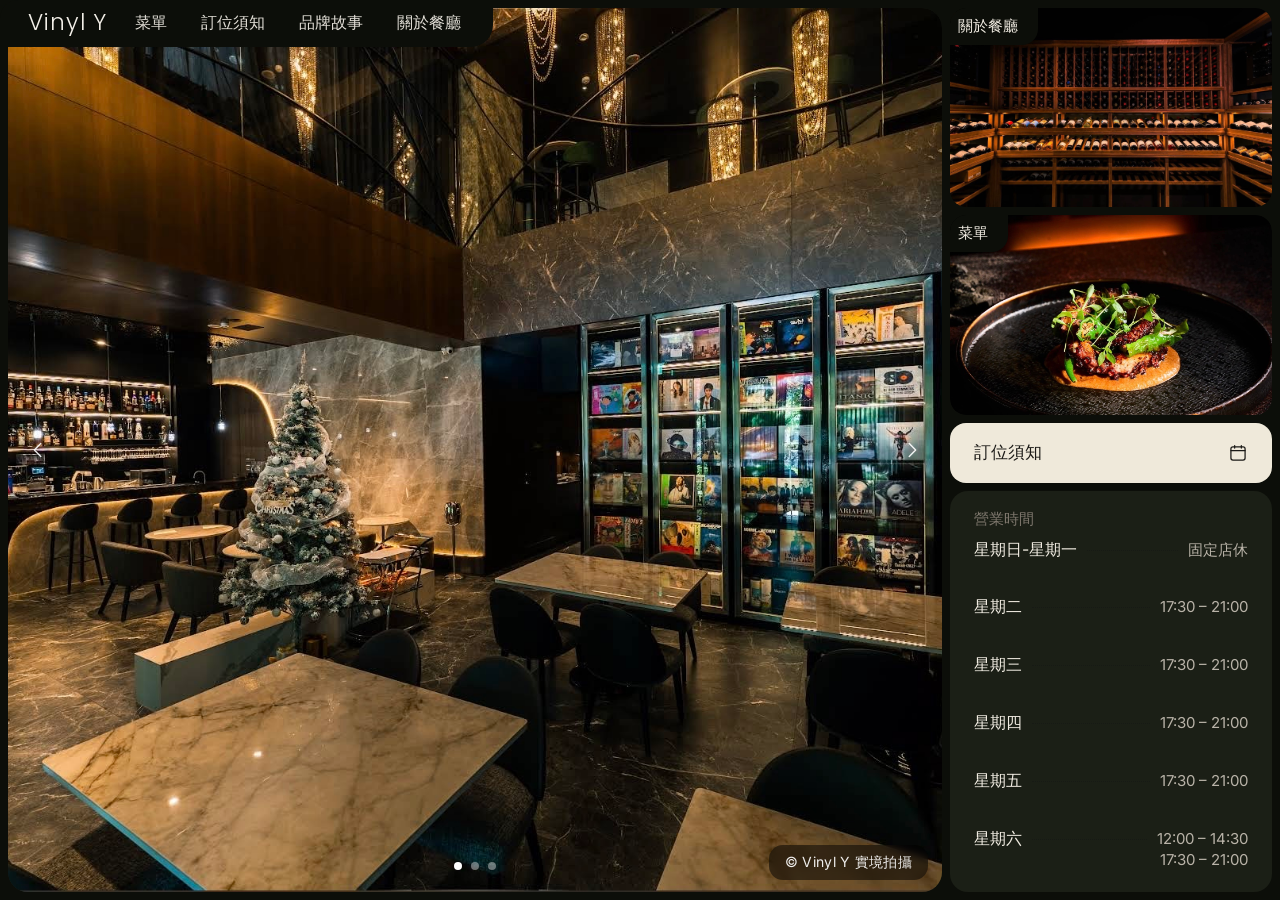
<file: index.html>
<!DOCTYPE html>
<html lang="zh-Hant">
<head>
  <meta charset="UTF-8" />
  <meta name="viewport" content="width=device-width, initial-scale=1.0" />
  <title>Vinyl Y — Home</title>
  <link rel="preconnect" href="https://fonts.googleapis.com" />
  <link rel="preconnect" href="https://fonts.gstatic.com" crossorigin />
  <link href="https://fonts.googleapis.com/css2?family=Inter:wght@400;500;600&family=Playfair+Display:ital,wght@0,500;1,500;1,600&family=Poppins:wght@200;300;400;500&display=swap" rel="stylesheet" />
  <link rel="stylesheet" href="styles.css" />
</head>
<body>
  <main class="stage">

    <!-- ===== Top Navigation ===== -->
    <nav class="nav">
      <div class="nav-left">
        <a href="index.html" class="logo"><span class="logo-text">Vinyl Y</span></a>
      </div>
      <div class="nav-center">
        <a href="menu.html" class="nav-link">菜單</a>
        <a href="reservation.html" class="nav-link">訂位須知</a>
        <a href="#" class="nav-link">品牌故事</a>
        <a href="restaurant.html" class="nav-link">關於餐廳</a>
      </div>
    </nav>

    <!-- ===== Left big image (single, carousel of 3 photos) ===== -->
    <section class="panel hero">
      <div class="slides" id="heroSlides">
        <div class="slide is-active" style="background-image:url('images/hero-1.jpg')"></div>
        <div class="slide" style="background-image:url('images/hero-2.jpg')"></div>
        <div class="slide" style="background-image:url('images/hero-3.jpg')"></div>
      </div>

      <button class="arrow arrow-left" id="heroPrev" aria-label="上一張">
        <svg viewBox="0 0 24 24" width="22" height="22"><path d="M15 5l-7 7 7 7" fill="none" stroke="currentColor" stroke-width="1.6" stroke-linecap="round" stroke-linejoin="round"/></svg>
      </button>
      <button class="arrow arrow-right" id="heroNext" aria-label="下一張">
        <svg viewBox="0 0 24 24" width="22" height="22"><path d="M9 5l7 7-7 7" fill="none" stroke="currentColor" stroke-width="1.6" stroke-linecap="round" stroke-linejoin="round"/></svg>
      </button>

      <div class="dots" id="heroDots">
        <button class="dot is-active" data-i="0" aria-label="第 1 張"></button>
        <button class="dot" data-i="1" aria-label="第 2 張"></button>
        <button class="dot" data-i="2" aria-label="第 3 張"></button>
      </div>

      <span class="since">© Vinyl Y 實境拍攝</span>
    </section>

    <!-- ===== Right sidebar ===== -->
    <aside class="sidebar">

      <a class="media media-about" href="restaurant.html">
        <span class="media-label">關於餐廳
          <svg class="lbl-arrow" viewBox="0 0 24 24" width="16" height="16" aria-hidden="true"><path d="M5 12h14M13 6l6 6-6 6" fill="none" stroke="currentColor" stroke-width="1.7" stroke-linecap="round" stroke-linejoin="round"/></svg>
        </span>
        <div class="img img-restaurant" role="img" aria-label="餐廳外觀"></div>
      </a>

      <a class="media media-menu" href="menu.html">
        <span class="media-label">菜單
          <svg class="lbl-arrow" viewBox="0 0 24 24" width="16" height="16" aria-hidden="true"><path d="M5 12h14M13 6l6 6-6 6" fill="none" stroke="currentColor" stroke-width="1.7" stroke-linecap="round" stroke-linejoin="round"/></svg>
        </span>
        <div class="img img-menu" role="img" aria-label="義大利麵料理"></div>
      </a>

      <!-- Book a Table：連到訂位須知頁面 -->
      <a class="book-btn" href="reservation.html">
        <span>訂位須知</span>
        <svg viewBox="0 0 24 24" width="20" height="20" aria-hidden="true">
          <rect x="3.5" y="4.5" width="17" height="16" rx="2.5" fill="none" stroke="currentColor" stroke-width="1.5"/>
          <path d="M3.5 9h17M8 3v3M16 3v3" fill="none" stroke="currentColor" stroke-width="1.5" stroke-linecap="round"/>
        </svg>
      </a>

      <div class="hours">
        <span class="hours-title">營業時間</span>
        <ul class="hours-list">
          <li class="hours-row"><span class="day">星期日-星期一</span><span class="lead"></span><span class="time">固定店休</span></li>
          <li class="hours-row"><span class="day">星期二</span><span class="lead"></span><span class="time">17:30 – 21:00</span></li>
          <li class="hours-row"><span class="day">星期三</span><span class="lead"></span><span class="time">17:30 – 21:00</span></li>
          <li class="hours-row"><span class="day">星期四</span><span class="lead"></span><span class="time">17:30 – 21:00</span></li>
          <li class="hours-row"><span class="day">星期五</span><span class="lead"></span><span class="time">17:30 – 21:00</span></li>
          <li class="hours-row"><span class="day">星期六</span><span class="lead"></span><span class="time time-stack">12:00 – 14:30<br>17:30 – 21:00</span></li>
        </ul>
      </div>

    </aside>

  </main>

  <script>
    // 左側大圖輪播（三張餐廳照片）
    (function () {
      var slides = Array.prototype.slice.call(document.querySelectorAll('#heroSlides .slide'));
      var dots   = Array.prototype.slice.call(document.querySelectorAll('#heroDots .dot'));
      var i = 0, timer;
      function show(n) {
        i = (n + slides.length) % slides.length;
        slides.forEach(function (s, k) { s.classList.toggle('is-active', k === i); });
        dots.forEach(function (d, k) { d.classList.toggle('is-active', k === i); });
      }
      function restart() { clearInterval(timer); timer = setInterval(function () { show(i + 1); }, 5000); }
      document.getElementById('heroPrev').addEventListener('click', function () { show(i - 1); restart(); });
      document.getElementById('heroNext').addEventListener('click', function () { show(i + 1); restart(); });
      dots.forEach(function (d) {
        d.addEventListener('click', function () { show(parseInt(d.dataset.i, 10)); restart(); });
      });
      restart();
    })();
  </script>
</body>
</html>
</file>
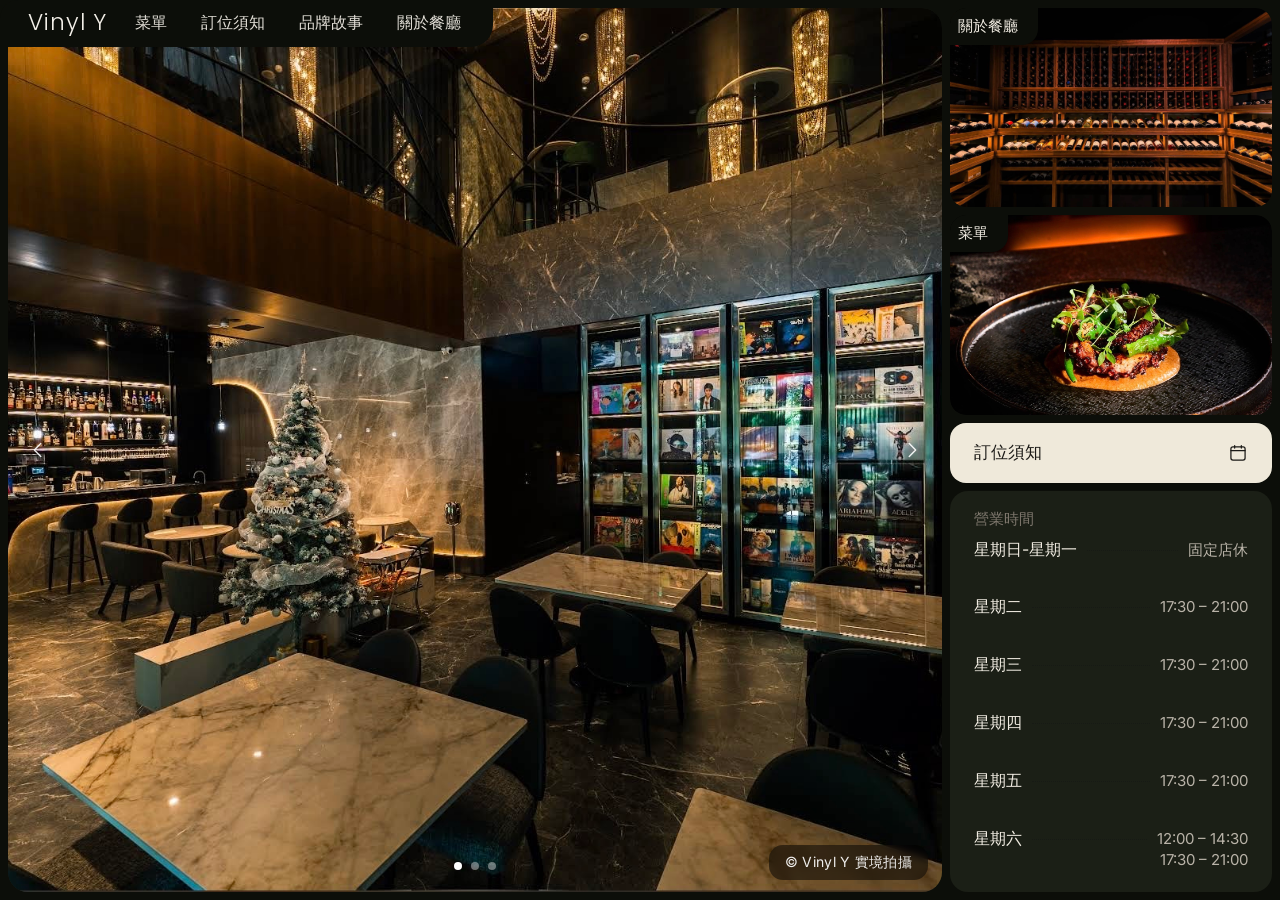
<file: JUBEI VINYL Y/index.html>
<!DOCTYPE html>
<html lang="zh-Hant">
<head>
  <meta charset="UTF-8" />
  <meta name="viewport" content="width=device-width, initial-scale=1.0" />
  <title>Vinyl Y — Home</title>
  <link rel="preconnect" href="https://fonts.googleapis.com" />
  <link rel="preconnect" href="https://fonts.gstatic.com" crossorigin />
  <link href="https://fonts.googleapis.com/css2?family=Inter:wght@400;500;600&family=Playfair+Display:ital,wght@0,500;1,500;1,600&family=Poppins:wght@200;300;400;500&display=swap" rel="stylesheet" />
  <link rel="stylesheet" href="styles.css" />
</head>
<body>
  <main class="stage">

    <!-- ===== Top Navigation ===== -->
    <nav class="nav">
      <div class="nav-left">
        <a href="index.html" class="logo"><span class="logo-text">Vinyl Y</span></a>
      </div>
      <div class="nav-center">
        <a href="menu.html" class="nav-link">菜單</a>
        <a href="reservation.html" class="nav-link">訂位須知</a>
        <a href="#" class="nav-link">品牌故事</a>
        <a href="restaurant.html" class="nav-link">關於餐廳</a>
      </div>
      <a class="nav-toggle" href="menu.html">菜單</a>
    </nav>

    <!-- ===== Left big image (single, carousel of 3 photos) ===== -->
    <section class="panel hero">
      <div class="slides" id="heroSlides">
        <div class="slide is-active" style="background-image:url('images/hero-1.jpg')"></div>
        <div class="slide" style="background-image:url('images/hero-2.jpg')"></div>
        <div class="slide" style="background-image:url('images/hero-3.jpg')"></div>
      </div>

      <button class="arrow arrow-left" id="heroPrev" aria-label="上一張">
        <svg viewBox="0 0 24 24" width="22" height="22"><path d="M15 5l-7 7 7 7" fill="none" stroke="currentColor" stroke-width="1.6" stroke-linecap="round" stroke-linejoin="round"/></svg>
      </button>
      <button class="arrow arrow-right" id="heroNext" aria-label="下一張">
        <svg viewBox="0 0 24 24" width="22" height="22"><path d="M9 5l7 7-7 7" fill="none" stroke="currentColor" stroke-width="1.6" stroke-linecap="round" stroke-linejoin="round"/></svg>
      </button>

      <div class="dots" id="heroDots">
        <button class="dot is-active" data-i="0" aria-label="第 1 張"></button>
        <button class="dot" data-i="1" aria-label="第 2 張"></button>
        <button class="dot" data-i="2" aria-label="第 3 張"></button>
      </div>

      <span class="since">© Vinyl Y 實境拍攝</span>
    </section>

    <!-- ===== Right sidebar ===== -->
    <aside class="sidebar">

      <a class="media media-about" href="restaurant.html">
        <span class="media-label">關於餐廳
          <svg class="lbl-arrow" viewBox="0 0 24 24" width="16" height="16" aria-hidden="true"><path d="M5 12h14M13 6l6 6-6 6" fill="none" stroke="currentColor" stroke-width="1.7" stroke-linecap="round" stroke-linejoin="round"/></svg>
        </span>
        <div class="img img-restaurant" role="img" aria-label="餐廳外觀"></div>
      </a>

      <a class="media media-menu" href="menu.html">
        <span class="media-label">菜單
          <svg class="lbl-arrow" viewBox="0 0 24 24" width="16" height="16" aria-hidden="true"><path d="M5 12h14M13 6l6 6-6 6" fill="none" stroke="currentColor" stroke-width="1.7" stroke-linecap="round" stroke-linejoin="round"/></svg>
        </span>
        <div class="img img-menu" role="img" aria-label="義大利麵料理"></div>
      </a>

      <!-- Book a Table：連到訂位須知頁面 -->
      <a class="book-btn" href="reservation.html">
        <span>訂位須知</span>
        <svg viewBox="0 0 24 24" width="20" height="20" aria-hidden="true">
          <rect x="3.5" y="4.5" width="17" height="16" rx="2.5" fill="none" stroke="currentColor" stroke-width="1.5"/>
          <path d="M3.5 9h17M8 3v3M16 3v3" fill="none" stroke="currentColor" stroke-width="1.5" stroke-linecap="round"/>
        </svg>
      </a>

      <div class="hours">
        <span class="hours-title">營業時間</span>
        <ul class="hours-list">
          <li class="hours-row"><span class="day">星期日-星期一</span><span class="lead"></span><span class="time">固定店休</span></li>
          <li class="hours-row"><span class="day">星期二</span><span class="lead"></span><span class="time">17:30 – 21:00</span></li>
          <li class="hours-row"><span class="day">星期三</span><span class="lead"></span><span class="time">17:30 – 21:00</span></li>
          <li class="hours-row"><span class="day">星期四</span><span class="lead"></span><span class="time">17:30 – 21:00</span></li>
          <li class="hours-row"><span class="day">星期五</span><span class="lead"></span><span class="time">17:30 – 21:00</span></li>
          <li class="hours-row"><span class="day">星期六</span><span class="lead"></span><span class="time time-stack">12:00 – 14:30<br>17:30 – 21:00</span></li>
        </ul>
      </div>

    </aside>

  </main>

  <script>
    // 左側大圖輪播（三張餐廳照片）
    (function () {
      var slides = Array.prototype.slice.call(document.querySelectorAll('#heroSlides .slide'));
      var dots   = Array.prototype.slice.call(document.querySelectorAll('#heroDots .dot'));
      var i = 0, timer;
      function show(n) {
        i = (n + slides.length) % slides.length;
        slides.forEach(function (s, k) { s.classList.toggle('is-active', k === i); });
        dots.forEach(function (d, k) { d.classList.toggle('is-active', k === i); });
      }
      function restart() { clearInterval(timer); timer = setInterval(function () { show(i + 1); }, 5000); }
      document.getElementById('heroPrev').addEventListener('click', function () { show(i - 1); restart(); });
      document.getElementById('heroNext').addEventListener('click', function () { show(i + 1); restart(); });
      dots.forEach(function (d) {
        d.addEventListener('click', function () { show(parseInt(d.dataset.i, 10)); restart(); });
      });
      restart();
    })();
  </script>
</body>
</html>
</file>
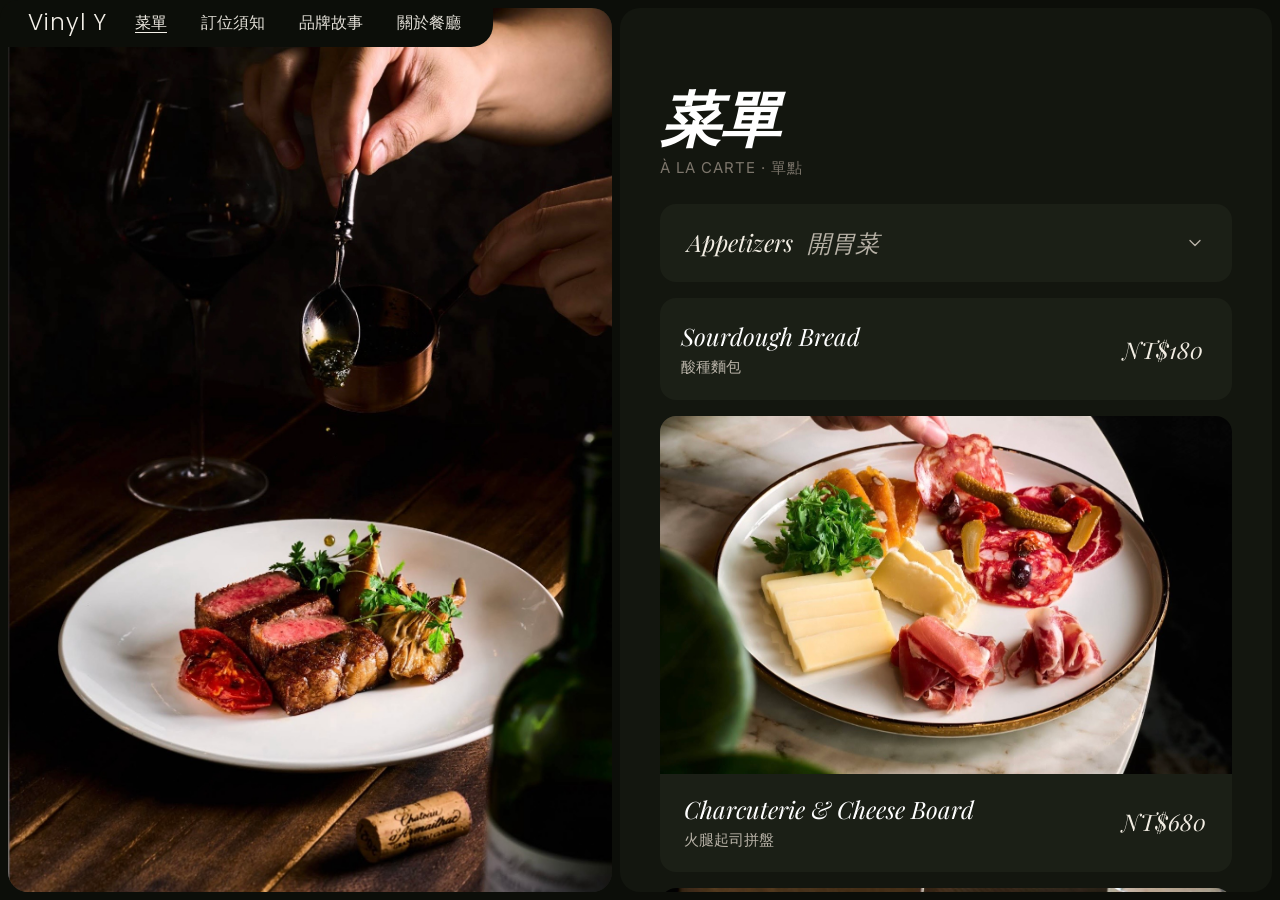
<file: menu.html>
<!DOCTYPE html>
<html lang="zh-Hant">
<head>
  <meta charset="UTF-8" />
  <meta name="viewport" content="width=device-width, initial-scale=1.0" />
  <title>Vinyl Y — Menu</title>
  <link rel="preconnect" href="https://fonts.googleapis.com" />
  <link rel="preconnect" href="https://fonts.gstatic.com" crossorigin />
  <link href="https://fonts.googleapis.com/css2?family=Inter:wght@400;500;600&family=Playfair+Display:ital,wght@0,500;0,600;1,500;1,600&family=Poppins:wght@200;300;400;500&display=swap" rel="stylesheet" />
  <link rel="stylesheet" href="styles.css" />
</head>
<body>
  <main class="stage menu-stage">

    <!-- ===== Top Navigation ===== -->
    <nav class="nav">
      <div class="nav-left">
        <a href="index.html" class="logo"><span class="logo-text">Vinyl Y</span></a>
      </div>
      <div class="nav-center">
        <a href="menu.html" class="nav-link is-current">菜單</a>
        <a href="reservation.html" class="nav-link">訂位須知</a>
        <a href="#" class="nav-link">品牌故事</a>
        <a href="restaurant.html" class="nav-link">關於餐廳</a>
      </div>
      <a class="nav-toggle" href="index.html" aria-label="返回首頁">
        <svg viewBox="0 0 24 24" width="22" height="22" aria-hidden="true"><path d="M15 5l-7 7 7 7" fill="none" stroke="currentColor" stroke-width="1.7" stroke-linecap="round" stroke-linejoin="round"/></svg>
      </a>
    </nav>

    <!-- ===== Left big fixed image ===== -->
    <section class="panel menu-hero">
      <div class="img" style="background-image:url('images/menu-hero.jpg')" role="img" aria-label="炙燒牛排"></div>
    </section>

    <!-- ===== Right scrollable menu ===== -->
    <aside class="menu-panel">
      <div class="menu-scroll">

        <h1 class="menu-title">菜單</h1>
        <p class="menu-sub">À LA CARTE · 單點</p>

        <!-- 開胃菜 -->
        <section class="menu-cat">
          <button class="cat-head" aria-expanded="true">
            <span>Appetizers <b>開胃菜</b></span>
            <svg class="chev" viewBox="0 0 24 24" width="20" height="20"><path d="M6 9l6 6 6-6" fill="none" stroke="currentColor" stroke-width="1.6" stroke-linecap="round" stroke-linejoin="round"/></svg>
          </button>
          <div class="cat-items">
            <div class="m-item">
              <div class="m-name"><span class="en">Sourdough Bread</span><span class="zh">酸種麵包</span></div>
              <span class="m-lead"></span><span class="m-price">NT$180</span>
            </div>
            <div class="m-item has-img">
              <div class="m-thumb" style="background-image:url('images/dish-charcuterie.jpg?v=2');background-position:center 58%"></div>
              <div class="m-name"><span class="en">Charcuterie &amp; Cheese Board</span><span class="zh">火腿起司拼盤</span></div>
              <span class="m-lead"></span><span class="m-price">NT$680</span>
            </div>
            <div class="m-item has-img">
              <div class="m-thumb" style="background-image:url('images/燻鮭魚沙拉.jpg');background-position:center 60%"></div>
              <div class="m-name"><span class="en">Smoked Salmon Salad</span><span class="zh">燻鮭魚沙拉</span></div>
              <span class="m-lead"></span><span class="m-price">NT$420</span>
            </div>
            <div class="m-item">
              <div class="m-name"><span class="en">Burrata Cheese Salad</span><span class="zh">布拉塔起司沙拉</span></div>
              <span class="m-lead"></span><span class="m-price">NT$380</span>
            </div>
          </div>
        </section>

        <!-- 前菜 -->
        <section class="menu-cat">
          <button class="cat-head" aria-expanded="true">
            <span>Starters <b>前菜</b></span>
            <svg class="chev" viewBox="0 0 24 24" width="20" height="20"><path d="M6 9l6 6 6-6" fill="none" stroke="currentColor" stroke-width="1.6" stroke-linecap="round" stroke-linejoin="round"/></svg>
          </button>
          <div class="cat-items">
            <div class="m-item"><div class="m-name"><span class="en">House-made Sausage</span><span class="zh">自製香腸</span></div><span class="m-lead"></span><span class="m-price">NT$320</span></div>
            <div class="m-item"><div class="m-name"><span class="en">Roasted Brussels Sprouts</span><span class="zh">苞子甘藍</span></div><span class="m-lead"></span><span class="m-price">NT$280</span></div>
            <div class="m-item has-img"><div class="m-thumb" style="background-image:url('images/油封鴨腿.jpg');background-position:center 50%"></div><div class="m-name"><span class="en">Duck Confit</span><span class="zh">油封鴨腿</span></div><span class="m-lead"></span><span class="m-price">NT$620</span></div>
            <div class="m-item"><div class="m-name"><span class="en">Garlic French Fries</span><span class="zh">蒜味薯條</span></div><span class="m-lead"></span><span class="m-price">NT$280</span></div>
            <div class="m-item"><div class="m-name"><span class="en">Seasonal Vegetables</span><span class="zh">綜合時蔬</span></div><span class="m-lead"></span><span class="m-price">NT$320</span></div>
          </div>
        </section>

        <!-- 肉類 -->
        <section class="menu-cat">
          <button class="cat-head" aria-expanded="true">
            <span>Meat <b>肉類</b></span>
            <svg class="chev" viewBox="0 0 24 24" width="20" height="20"><path d="M6 9l6 6 6-6" fill="none" stroke="currentColor" stroke-width="1.6" stroke-linecap="round" stroke-linejoin="round"/></svg>
          </button>
          <div class="cat-items">
            <div class="m-item has-img"><div class="m-thumb" style="background-image:url('images/A5%20和牛.jpg?v=2');background-position:center 52%"></div><div class="m-name"><span class="en">A5 Wagyu Beef (4oz)</span><span class="zh">A5 和牛</span></div><span class="m-lead"></span><span class="m-price">NT$1280</span></div>
            <div class="m-item has-img"><div class="m-thumb" style="background-image:url('images/澳洲和牛紐約客.jpg');background-position:center 72%"></div><div class="m-name"><span class="en">Australian Wagyu New York Strip (10oz)</span><span class="zh">澳洲和牛紐約客</span></div><span class="m-lead"></span><span class="m-price">NT$1880</span></div>
            <div class="m-item"><div class="m-name"><span class="en">Australian Wagyu Oyster Blade (10oz)</span><span class="zh">澳洲和牛翼板</span></div><span class="m-lead"></span><span class="m-price">NT$1780</span></div>
            <div class="m-item"><div class="m-name"><span class="en">New Zealand Lamb Rack (4oz)</span><span class="zh">紐西蘭羊鞍</span></div><span class="m-lead"></span><span class="m-price">NT$880</span></div>
            <div class="m-item has-img"><div class="m-thumb" style="background-image:url('images/美國%20Prime%20帶骨肋眼.png');background-position:center 55%"></div><div class="m-name"><span class="en">USDA Prime Bone-In Ribeye Steak (20oz)</span><span class="zh">美國 Prime 帶骨肋眼</span></div><span class="m-lead"></span><span class="m-price">NT$2680</span></div>
            <div class="m-item has-img"><div class="m-thumb" style="background-image:url('images/小牛肋排.jpg');background-position:center 52%"></div><div class="m-name"><span class="en">Veal Chop</span><span class="zh">小牛肋排</span></div><span class="m-lead"></span><span class="m-price">NT$880</span></div>
            <div class="m-item has-img"><div class="m-thumb" style="background-image:url('images/法式烤雞.jpg');background-position:center 52%"></div><div class="m-name"><span class="en">French Roasted Chicken</span><span class="zh">法式烤雞</span></div><span class="m-lead"></span><span class="m-price">NT$1480</span></div>
          </div>
        </section>

        <!-- 主食 -->
        <section class="menu-cat">
          <button class="cat-head" aria-expanded="true">
            <span>Pasta &amp; Risotto <b>主食</b></span>
            <svg class="chev" viewBox="0 0 24 24" width="20" height="20"><path d="M6 9l6 6 6-6" fill="none" stroke="currentColor" stroke-width="1.6" stroke-linecap="round" stroke-linejoin="round"/></svg>
          </button>
          <div class="cat-items">
            <div class="m-item has-img"><div class="m-thumb" style="background-image:url('images/dish-spaghetti.jpg');background-position:center 50%"></div><div class="m-name"><span class="en">Seafood Spaghetti</span><span class="zh">海鮮義大利麵</span></div><span class="m-lead"></span><span class="m-price">NT$580</span></div>
            <div class="m-item has-img"><div class="m-thumb" style="background-image:url('images/dish-pasta2.jpg');background-position:center 58%"></div><div class="m-name"><span class="en">Braised Beef Shell Pasta</span><span class="zh">燉牛肉貝殼麵</span></div><span class="m-lead"></span><span class="m-price">NT$480</span></div>
            <div class="m-item has-img"><div class="m-thumb" style="background-image:url('images/dish-risotto.jpg');background-position:center 60%"></div><div class="m-name"><span class="en">Abalone Risotto</span><span class="zh">鮑魚燉飯</span></div><span class="m-lead"></span><span class="m-price">NT$620</span></div>
          </div>
        </section>

        <!-- 海鮮 -->
        <section class="menu-cat">
          <button class="cat-head" aria-expanded="true">
            <span>Seafood <b>海鮮</b></span>
            <svg class="chev" viewBox="0 0 24 24" width="20" height="20"><path d="M6 9l6 6 6-6" fill="none" stroke="currentColor" stroke-width="1.6" stroke-linecap="round" stroke-linejoin="round"/></svg>
          </button>
          <div class="cat-items">
            <div class="m-item has-img"><div class="m-thumb" style="background-image:url('images/香煎鮮魚.jpg');background-position:center 52%"></div><div class="m-name"><span class="en">Pan-seared Fresh Fish</span><span class="zh">香煎鮮魚</span></div><span class="m-lead"></span><span class="m-price">NT$1280</span></div>
            <div class="m-item has-img"><div class="m-thumb" style="background-image:url('images/青醬透抽.jpg');background-position:center 55%"></div><div class="m-name"><span class="en">Grilled Squid with Pesto</span><span class="zh">青醬透抽</span></div><span class="m-lead"></span><span class="m-price">NT$420</span></div>
            <div class="m-item"><div class="m-name"><span class="en">Scallop and Cauliflower Bisque</span><span class="zh">干貝白花椰濃湯</span></div><span class="m-lead"></span><span class="m-price">NT$420</span></div>
            <div class="m-item"><div class="m-name"><span class="en">Chilean Sea Bass</span><span class="zh">圓鱈魚</span></div><span class="m-lead"></span><span class="m-price">NT$1580</span></div>
            <div class="m-item has-img">
              <div class="m-thumb" style="background-image:url('images/碳烤章魚.jpg');background-position:center 62%"></div>
              <div class="m-name"><span class="en">Chargrilled Octopus</span><span class="zh">碳烤章魚</span></div>
              <span class="m-lead"></span><span class="m-price">NT$560</span>
            </div>
          </div>
        </section>

        <!-- 飲料 -->
        <section class="menu-cat">
          <button class="cat-head" aria-expanded="true">
            <span>Beverages <b>飲料</b></span>
            <svg class="chev" viewBox="0 0 24 24" width="20" height="20"><path d="M6 9l6 6 6-6" fill="none" stroke="currentColor" stroke-width="1.6" stroke-linecap="round" stroke-linejoin="round"/></svg>
          </button>
          <div class="cat-items">
            <div class="m-item"><div class="m-name"><span class="en">Apple Juice</span><span class="zh">蘋果汁</span></div><span class="m-lead"></span><span class="m-price">NT$120</span></div>
            <div class="m-item"><div class="m-name"><span class="en">Americano</span><span class="zh">美式咖啡</span></div><span class="m-lead"></span><span class="m-price">NT$120</span></div>
            <div class="m-item"><div class="m-name"><span class="en">Caffe Latte</span><span class="zh">拿鐵</span></div><span class="m-lead"></span><span class="m-price">NT$160</span></div>
            <div class="m-item"><div class="m-name"><span class="en">Black Tea</span><span class="zh">紅茶</span></div><span class="m-lead"></span><span class="m-price">NT$120</span></div>
            <div class="m-item"><div class="m-name"><span class="en">Milk Tea</span><span class="zh">奶茶</span></div><span class="m-lead"></span><span class="m-price">NT$160</span></div>
            <div class="m-item"><div class="m-name"><span class="en">Acqua Panna Still Water</span><span class="zh">普娜礦泉水</span></div><span class="m-lead"></span><span class="m-price">NT$150</span></div>
            <div class="m-item"><div class="m-name"><span class="en">S.Pellegrino Sparkling Water</span><span class="zh">聖佩黎洛氣泡水</span></div><span class="m-lead"></span><span class="m-price">NT$150</span></div>
          </div>
        </section>

        <!-- 啤酒 -->
        <section class="menu-cat">
          <button class="cat-head" aria-expanded="true">
            <span>Beer <b>啤酒</b></span>
            <svg class="chev" viewBox="0 0 24 24" width="20" height="20"><path d="M6 9l6 6 6-6" fill="none" stroke="currentColor" stroke-width="1.6" stroke-linecap="round" stroke-linejoin="round"/></svg>
          </button>
          <div class="cat-items">
            <div class="m-item"><div class="m-name"><span class="en">Estrella Damm</span><span class="zh">西班牙金星</span></div><span class="m-lead"></span><span class="m-price">NT$760</span></div>
            <div class="m-item"><div class="m-name"><span class="en">Suntory Premium Malt's</span><span class="zh">三得利頂級啤酒</span></div><span class="m-lead"></span><span class="m-price">NT$240</span></div>
            <div class="m-item"><div class="m-name"><span class="en">Asahi Draft Beer</span><span class="zh">Asahi 生啤酒</span></div><span class="m-lead"></span><span class="m-price">NT$210</span></div>
          </div>
        </section>

        <!-- 甜點 -->
        <section class="menu-cat">
          <button class="cat-head" aria-expanded="true">
            <span>Dessert <b>甜點</b></span>
            <svg class="chev" viewBox="0 0 24 24" width="20" height="20"><path d="M6 9l6 6 6-6" fill="none" stroke="currentColor" stroke-width="1.6" stroke-linecap="round" stroke-linejoin="round"/></svg>
          </button>
          <div class="cat-items">
            <div class="m-item"><div class="m-name"><span class="en">Chocolate Cake</span><span class="zh">巧克力蛋糕</span></div><span class="m-lead"></span><span class="m-price">NT$160</span></div>
            <div class="m-item"><div class="m-name"><span class="en">Vanilla Mille Crepe Cake</span><span class="zh">千層蛋糕</span></div><span class="m-lead"></span><span class="m-price">NT$160</span></div>
          </div>
        </section>

      </div>
    </aside>

  </main>

  <script>
    // 分類可收合
    document.querySelectorAll('.cat-head').forEach(function (btn) {
      btn.addEventListener('click', function () {
        var open = btn.getAttribute('aria-expanded') === 'true';
        btn.setAttribute('aria-expanded', String(!open));
        btn.parentElement.classList.toggle('is-collapsed', open);
      });
    });
  </script>
</body>
</html>
</file>
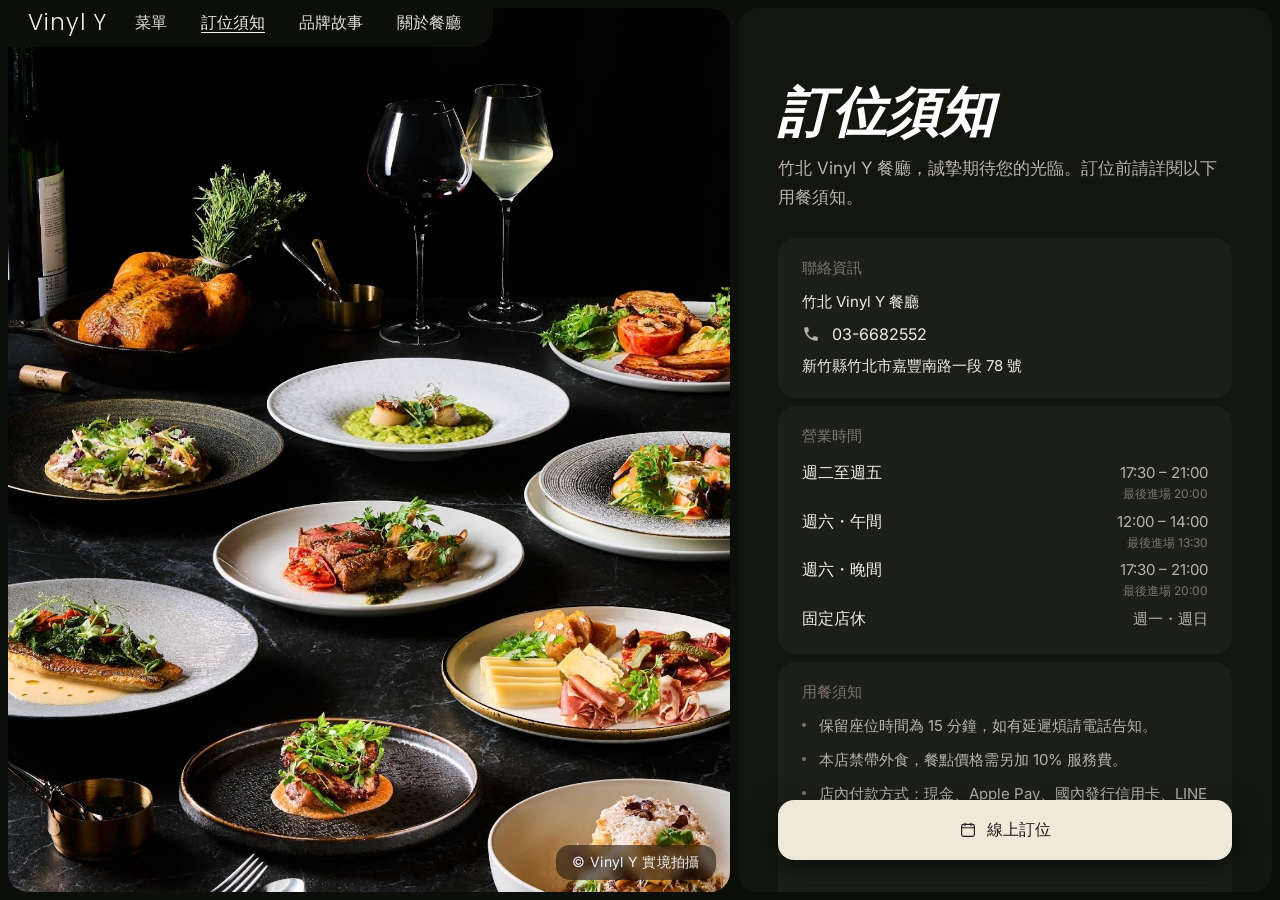
<file: reservation.html>
<!DOCTYPE html>
<html lang="zh-Hant">
<head>
  <meta charset="UTF-8" />
  <meta name="viewport" content="width=device-width, initial-scale=1.0" />
  <title>Vinyl Y — 訂位須知</title>
  <link rel="preconnect" href="https://fonts.googleapis.com" />
  <link rel="preconnect" href="https://fonts.gstatic.com" crossorigin />
  <link href="https://fonts.googleapis.com/css2?family=Inter:wght@400;500;600&family=Playfair+Display:ital,wght@0,500;0,600;1,500;1,600&family=Poppins:wght@200;300;400;500&display=swap" rel="stylesheet" />
  <link rel="stylesheet" href="styles.css" />
</head>
<body>
  <main class="stage reserve-stage">

    <!-- ===== Top Navigation ===== -->
    <nav class="nav">
      <div class="nav-left">
        <a href="index.html" class="logo"><span class="logo-text">Vinyl Y</span></a>
      </div>
      <div class="nav-center">
        <a href="menu.html" class="nav-link">菜單</a>
        <a href="reservation.html" class="nav-link is-current">訂位須知</a>
        <a href="#" class="nav-link">品牌故事</a>
        <a href="restaurant.html" class="nav-link">關於餐廳</a>
      </div>
      <a class="nav-toggle" href="index.html" aria-label="返回首頁">
        <svg viewBox="0 0 24 24" width="22" height="22" aria-hidden="true"><path d="M15 5l-7 7 7 7" fill="none" stroke="currentColor" stroke-width="1.7" stroke-linecap="round" stroke-linejoin="round"/></svg>
      </a>
    </nav>

    <!-- ===== Left big image ===== -->
    <section class="panel reserve-hero">
      <div class="img" style="background-image:url('images/reserve-hero.jpg')" role="img" aria-label="Vinyl Y 餐桌"></div>
      <span class="since">© Vinyl Y 實境拍攝</span>
    </section>

    <!-- ===== Right notice panel ===== -->
    <aside class="reserve-panel notice-panel">
      <h1 class="reserve-title">訂位須知</h1>
      <p class="reserve-intro">
        竹北 Vinyl Y 餐廳，誠摯期待您的光臨。訂位前請詳閱以下用餐須知。
      </p>

      <section class="info-card">
        <div class="info-block">
          <span class="info-title">聯絡資訊</span>
          <p class="info-text">竹北 Vinyl Y 餐廳</p>
          <a class="info-link" href="tel:+886366825 52">
            <svg viewBox="0 0 24 24" width="18" height="18" aria-hidden="true"><path d="M6.6 10.8a15 15 0 0 0 6.6 6.6l2.2-2.2a1 1 0 0 1 1-.24 11.4 11.4 0 0 0 3.6.58 1 1 0 0 1 1 1V20a1 1 0 0 1-1 1A17 17 0 0 1 3 4a1 1 0 0 1 1-1h3.5a1 1 0 0 1 1 1 11.4 11.4 0 0 0 .58 3.6 1 1 0 0 1-.24 1z" fill="currentColor"/></svg>
            03-6682552
          </a>
          <p class="info-text">新竹縣竹北市嘉豐南路一段 78 號</p>
        </div>
      </section>

      <section class="info-card">
        <span class="info-title">營業時間</span>
        <ul class="info-hours">
          <li class="hours-row"><span class="day">週二至週五</span><span class="lead"></span><span class="time time-stack">17:30 – 21:00<br><i>最後進場 20:00</i></span></li>
          <li class="hours-row"><span class="day">週六・午間</span><span class="lead"></span><span class="time time-stack">12:00 – 14:00<br><i>最後進場 13:30</i></span></li>
          <li class="hours-row"><span class="day">週六・晚間</span><span class="lead"></span><span class="time time-stack">17:30 – 21:00<br><i>最後進場 20:00</i></span></li>
          <li class="hours-row"><span class="day">固定店休</span><span class="lead"></span><span class="time">週一・週日</span></li>
        </ul>
      </section>

      <section class="info-card">
        <div class="info-block">
          <span class="info-title">用餐須知</span>
          <ul class="notice-list">
            <li>保留座位時間為 15 分鐘，如有延遲煩請電話告知。</li>
            <li>本店禁帶外食，餐點價格需另加 10% 服務費。</li>
            <li>店內付款方式：現金、Apple Pay、國內發行信用卡、LINE Pay；恕不提供美國運通刷卡服務。</li>
            <li>每人最低消費一份 NT$800 以上餐點或飲料。</li>
          </ul>
        </div>

        <div class="info-block">
          <span class="info-title">酒水須知</span>
          <ul class="notice-list">
            <li>自帶酒水需酌收開瓶費 NT$500 / 瓶。</li>
            <li>烈酒開瓶費 NT$1,000 / 瓶。</li>
            <li>自備酒水每位免費提供 2 支酒杯，第 3 支（含）以上每支酌收 NT$50。</li>
            <li>自帶杯子之賓客，為維護雙方利益，恕不提供洗杯、擦杯之服務。</li>
          </ul>
        </div>

        <div class="info-block">
          <span class="info-title">其他規定</span>
          <ul class="notice-list">
            <li>玻璃杯器皿如有破損，本店保留依原價要求賠償之權利。</li>
            <li>特殊情形場地清潔費 NT$1,500 / 次。</li>
            <li>本店恕無提供兒童餐、兒童座椅。</li>
            <li>二樓包廂需年滿 12 歲（含）以上方可入場。</li>
          </ul>
        </div>
      </section>

      <section class="info-card">
        <div class="info-block">
          <span class="info-title">6 人以上・包場包廂</span>
          <p class="info-text">6 人以上訂位，或有包場、包廂需求，歡迎電話洽詢 <a class="tel-inline" href="tel:+886366825 52">03-6682552</a>。</p>
          <ul class="price-list">
            <li><span>1 樓包場</span><span>NT$70,000 <i>+10%</i></span></li>
            <li><span>2 樓包廂低消</span><span>NT$25,000 <i>+10%</i></span></li>
            <li><span>一・二樓全包</span><span>NT$90,000 <i>+10%</i></span></li>
          </ul>
        </div>
      </section>

      <a class="fab-reserve" href="https://inline.app/booking/-OcEnK3tJ-8VFu2r1mKf:inline-live-3/-OcEnKClOs-91mOW_1v-">
        <svg viewBox="0 0 24 24" width="18" height="18" aria-hidden="true"><rect x="3.5" y="4.5" width="17" height="16" rx="2.5" fill="none" stroke="currentColor" stroke-width="1.5"/><path d="M3.5 9h17M8 3v3M16 3v3" fill="none" stroke="currentColor" stroke-width="1.5" stroke-linecap="round"/></svg>
        <span>線上訂位</span>
      </a>
    </aside>

  </main>
</body>
</html>
</file>
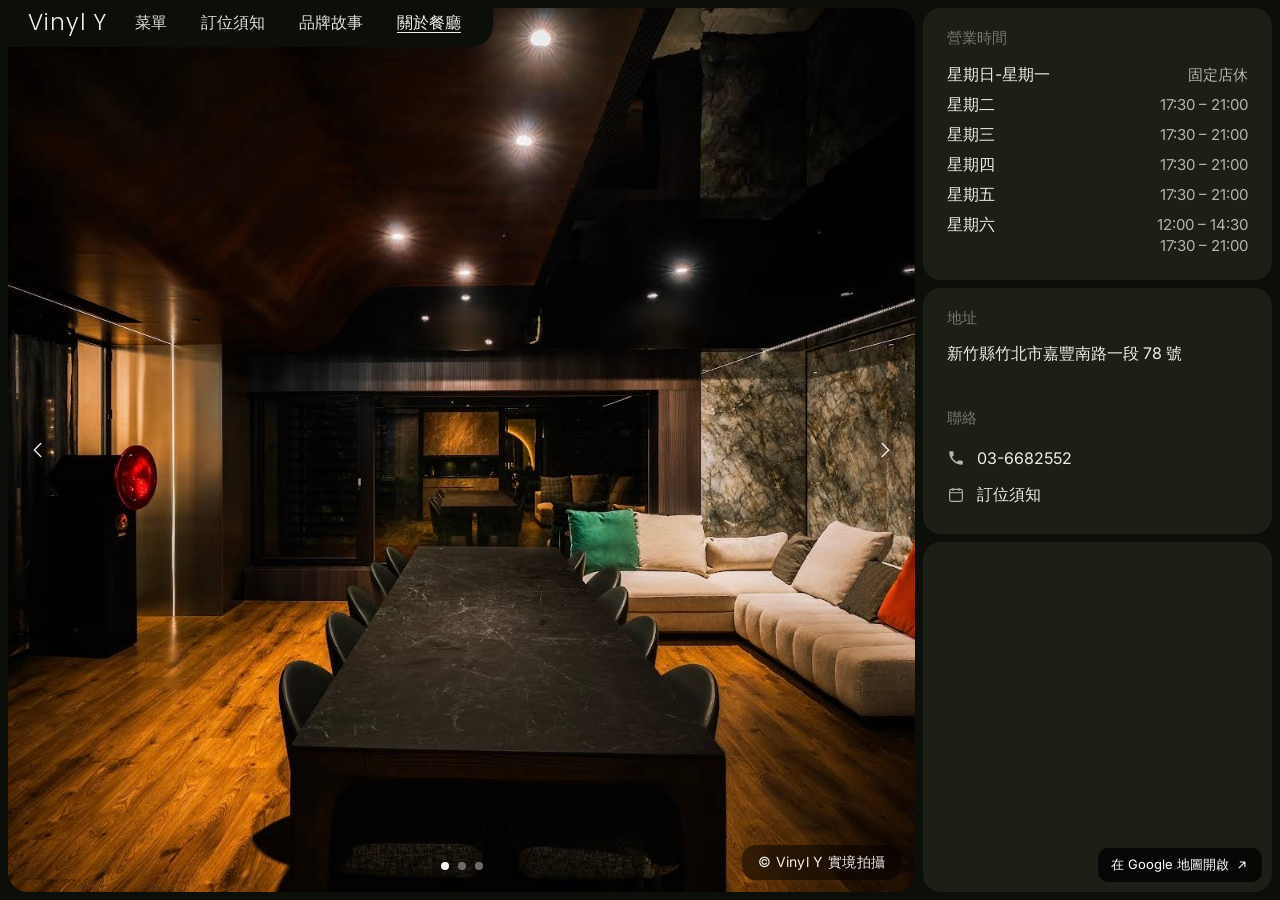
<file: restaurant.html>
<!DOCTYPE html>
<html lang="zh-Hant">
<head>
  <meta charset="UTF-8" />
  <meta name="viewport" content="width=device-width, initial-scale=1.0" />
  <title>Vinyl Y — 餐廳環境</title>
  <link rel="preconnect" href="https://fonts.googleapis.com" />
  <link rel="preconnect" href="https://fonts.gstatic.com" crossorigin />
  <link href="https://fonts.googleapis.com/css2?family=Inter:wght@400;500;600&family=Playfair+Display:ital,wght@0,500;0,600;1,500;1,600&family=Poppins:wght@200;300;400;500&display=swap" rel="stylesheet" />
  <link rel="stylesheet" href="styles.css" />
</head>
<body>
  <main class="stage env-stage">

    <!-- ===== Top Navigation ===== -->
    <nav class="nav">
      <div class="nav-left">
        <a href="index.html" class="logo"><span class="logo-text">Vinyl Y</span></a>
      </div>
      <div class="nav-center">
        <a href="menu.html" class="nav-link">菜單</a>
        <a href="reservation.html" class="nav-link">訂位須知</a>
        <a href="#" class="nav-link">品牌故事</a>
        <a href="restaurant.html" class="nav-link is-current">關於餐廳</a>
      </div>
      <a class="nav-toggle" href="index.html" aria-label="返回首頁">
        <svg viewBox="0 0 24 24" width="22" height="22" aria-hidden="true"><path d="M15 5l-7 7 7 7" fill="none" stroke="currentColor" stroke-width="1.7" stroke-linecap="round" stroke-linejoin="round"/></svg>
      </a>
    </nav>

    <!-- ===== Left big image (carousel of 3 interior photos) ===== -->
    <section class="panel env-hero">
      <div class="slides" id="heroSlides">
        <div class="slide is-active" style="background-image:url('images/env-1.jpg')"></div>
        <div class="slide" style="background-image:url('images/env-2.jpg')"></div>
        <div class="slide" style="background-image:url('images/env-3.jpg')"></div>
      </div>

      <button class="arrow arrow-left" id="heroPrev" aria-label="上一張">
        <svg viewBox="0 0 24 24" width="22" height="22"><path d="M15 5l-7 7 7 7" fill="none" stroke="currentColor" stroke-width="1.6" stroke-linecap="round" stroke-linejoin="round"/></svg>
      </button>
      <button class="arrow arrow-right" id="heroNext" aria-label="下一張">
        <svg viewBox="0 0 24 24" width="22" height="22"><path d="M9 5l7 7-7 7" fill="none" stroke="currentColor" stroke-width="1.6" stroke-linecap="round" stroke-linejoin="round"/></svg>
      </button>

      <div class="dots" id="heroDots">
        <button class="dot is-active" data-i="0" aria-label="第 1 張"></button>
        <button class="dot" data-i="1" aria-label="第 2 張"></button>
        <button class="dot" data-i="2" aria-label="第 3 張"></button>
      </div>

      <span class="since">© Vinyl Y 實境拍攝</span>
    </section>

    <!-- ===== Right info sidebar ===== -->
    <aside class="env-panel">

      <section class="info-card">
        <span class="info-title">營業時間</span>
        <ul class="info-hours">
          <li class="hours-row"><span class="day">星期日-星期一</span><span class="lead"></span><span class="time">固定店休</span></li>
          <li class="hours-row"><span class="day">星期二</span><span class="lead"></span><span class="time">17:30 – 21:00</span></li>
          <li class="hours-row"><span class="day">星期三</span><span class="lead"></span><span class="time">17:30 – 21:00</span></li>
          <li class="hours-row"><span class="day">星期四</span><span class="lead"></span><span class="time">17:30 – 21:00</span></li>
          <li class="hours-row"><span class="day">星期五</span><span class="lead"></span><span class="time">17:30 – 21:00</span></li>
          <li class="hours-row"><span class="day">星期六</span><span class="lead"></span><span class="time time-stack">12:00 – 14:30<br>17:30 – 21:00</span></li>
        </ul>
      </section>

      <section class="info-card">
        <div class="info-block">
          <span class="info-title">地址</span>
          <p class="info-text">新竹縣竹北市嘉豐南路一段 78 號</p>
        </div>

        <div class="info-block">
          <span class="info-title">聯絡</span>
          <a class="info-link" href="tel:+886366825 52">
          <svg viewBox="0 0 24 24" width="18" height="18" aria-hidden="true"><path d="M6.6 10.8a15 15 0 0 0 6.6 6.6l2.2-2.2a1 1 0 0 1 1-.24 11.4 11.4 0 0 0 3.6.58 1 1 0 0 1 1 1V20a1 1 0 0 1-1 1A17 17 0 0 1 3 4a1 1 0 0 1 1-1h3.5a1 1 0 0 1 1 1 11.4 11.4 0 0 0 .58 3.6 1 1 0 0 1-.24 1z" fill="currentColor"/></svg>
          03-6682552
        </a>
        <a class="info-link" href="reservation.html">
          <svg viewBox="0 0 24 24" width="18" height="18" aria-hidden="true"><rect x="3.5" y="4.5" width="17" height="16" rx="2.5" fill="none" stroke="currentColor" stroke-width="1.5"/><path d="M3.5 9h17M8 3v3M16 3v3" fill="none" stroke="currentColor" stroke-width="1.5" stroke-linecap="round"/></svg>
          訂位須知
        </a>
        </div>
      </section>

      <div class="env-map">
        <iframe
          src="https://www.google.com/maps?q=Vinyl+Y+新竹縣竹北市嘉豐南路一段78號&z=16&hl=zh-TW&output=embed"
          loading="lazy" referrerpolicy="no-referrer-when-downgrade"
          title="Vinyl Y 地圖"></iframe>
        <a class="map-open" href="https://maps.app.goo.gl/fVpTxWLk5hGFkdnm9" target="_blank" rel="noopener">
          在 Google 地圖開啟
          <svg viewBox="0 0 24 24" width="14" height="14" aria-hidden="true"><path d="M7 17L17 7M9 7h8v8" fill="none" stroke="currentColor" stroke-width="1.8" stroke-linecap="round" stroke-linejoin="round"/></svg>
        </a>
      </div>

    </aside>

  </main>

  <script>
    // 大圖輪播（三張內部照片）
    (function () {
      var slides = Array.prototype.slice.call(document.querySelectorAll('#heroSlides .slide'));
      var dots   = Array.prototype.slice.call(document.querySelectorAll('#heroDots .dot'));
      var i = 0, timer;
      function show(n) {
        i = (n + slides.length) % slides.length;
        slides.forEach(function (s, k) { s.classList.toggle('is-active', k === i); });
        dots.forEach(function (d, k) { d.classList.toggle('is-active', k === i); });
      }
      function restart() { clearInterval(timer); timer = setInterval(function () { show(i + 1); }, 5000); }
      document.getElementById('heroPrev').addEventListener('click', function () { show(i - 1); restart(); });
      document.getElementById('heroNext').addEventListener('click', function () { show(i + 1); restart(); });
      dots.forEach(function (d) {
        d.addEventListener('click', function () { show(parseInt(d.dataset.i, 10)); restart(); });
      });
      restart();
    })();
  </script>
</body>
</html>
</file>
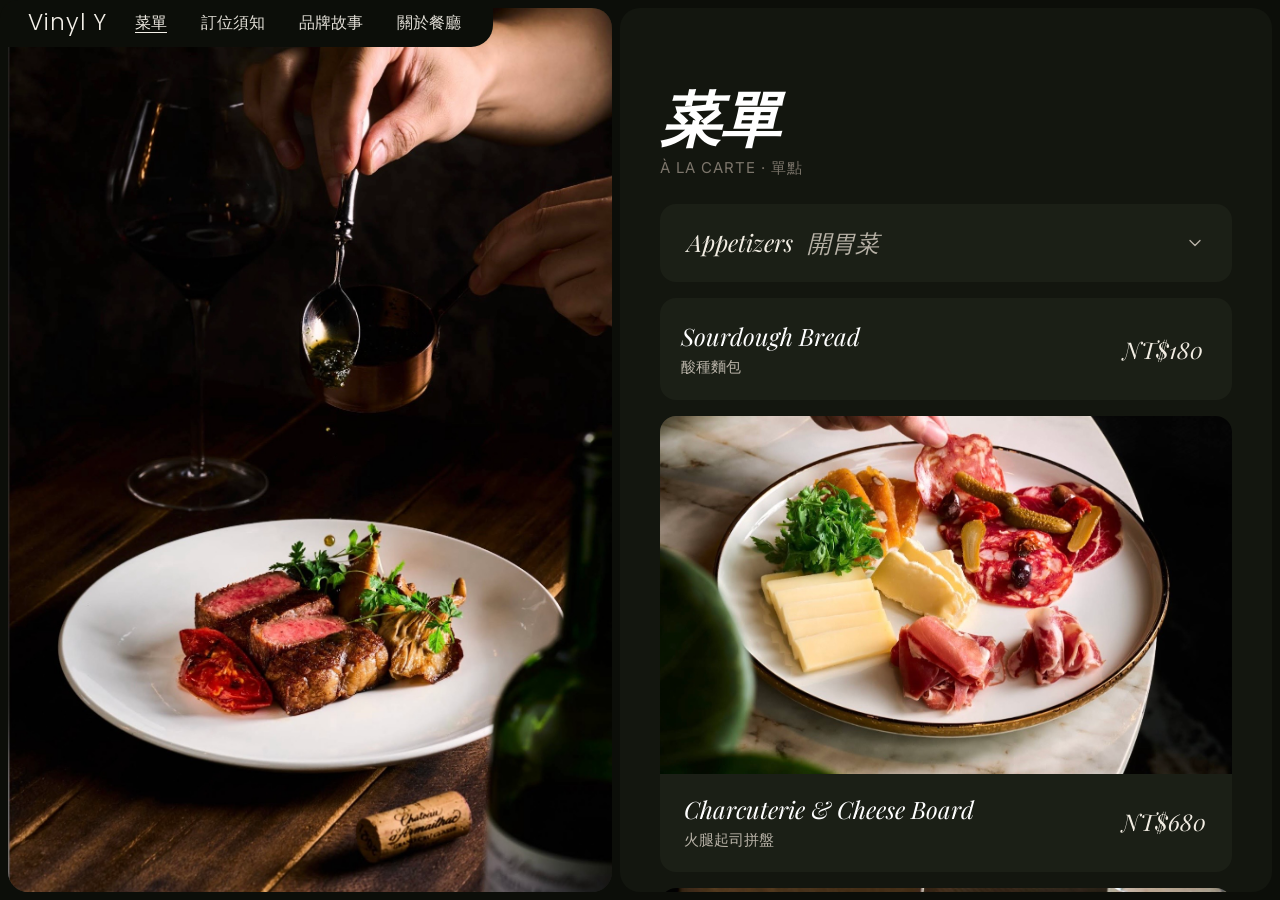
<file: JUBEI VINYL Y/menu.html>
<!DOCTYPE html>
<html lang="zh-Hant">
<head>
  <meta charset="UTF-8" />
  <meta name="viewport" content="width=device-width, initial-scale=1.0" />
  <title>Vinyl Y — Menu</title>
  <link rel="preconnect" href="https://fonts.googleapis.com" />
  <link rel="preconnect" href="https://fonts.gstatic.com" crossorigin />
  <link href="https://fonts.googleapis.com/css2?family=Inter:wght@400;500;600&family=Playfair+Display:ital,wght@0,500;0,600;1,500;1,600&family=Poppins:wght@200;300;400;500&display=swap" rel="stylesheet" />
  <link rel="stylesheet" href="styles.css" />
</head>
<body>
  <main class="stage menu-stage">

    <!-- ===== Top Navigation ===== -->
    <nav class="nav">
      <div class="nav-left">
        <a href="index.html" class="logo"><span class="logo-text">Vinyl Y</span></a>
      </div>
      <div class="nav-center">
        <a href="menu.html" class="nav-link is-current">菜單</a>
        <a href="reservation.html" class="nav-link">訂位須知</a>
        <a href="#" class="nav-link">品牌故事</a>
        <a href="restaurant.html" class="nav-link">關於餐廳</a>
      </div>
      <a class="nav-toggle" href="menu.html">菜單</a>
    </nav>

    <!-- ===== Left big fixed image ===== -->
    <section class="panel menu-hero">
      <div class="img" style="background-image:url('images/menu-hero.jpg')" role="img" aria-label="炙燒牛排"></div>
    </section>

    <!-- ===== Right scrollable menu ===== -->
    <aside class="menu-panel">
      <div class="menu-scroll">

        <h1 class="menu-title">菜單</h1>
        <p class="menu-sub">À LA CARTE · 單點</p>

        <!-- 開胃菜 -->
        <section class="menu-cat">
          <button class="cat-head" aria-expanded="true">
            <span>Appetizers <b>開胃菜</b></span>
            <svg class="chev" viewBox="0 0 24 24" width="20" height="20"><path d="M6 9l6 6 6-6" fill="none" stroke="currentColor" stroke-width="1.6" stroke-linecap="round" stroke-linejoin="round"/></svg>
          </button>
          <div class="cat-items">
            <div class="m-item">
              <div class="m-name"><span class="en">Sourdough Bread</span><span class="zh">酸種麵包</span></div>
              <span class="m-lead"></span><span class="m-price">NT$180</span>
            </div>
            <div class="m-item has-img">
              <div class="m-thumb" style="background-image:url('images/dish-charcuterie.jpg?v=2');background-position:center 58%"></div>
              <div class="m-name"><span class="en">Charcuterie &amp; Cheese Board</span><span class="zh">火腿起司拼盤</span></div>
              <span class="m-lead"></span><span class="m-price">NT$680</span>
            </div>
            <div class="m-item has-img">
              <div class="m-thumb" style="background-image:url('images/燻鮭魚沙拉.jpg');background-position:center 60%"></div>
              <div class="m-name"><span class="en">Smoked Salmon Salad</span><span class="zh">燻鮭魚沙拉</span></div>
              <span class="m-lead"></span><span class="m-price">NT$420</span>
            </div>
            <div class="m-item">
              <div class="m-name"><span class="en">Burrata Cheese Salad</span><span class="zh">布拉塔起司沙拉</span></div>
              <span class="m-lead"></span><span class="m-price">NT$380</span>
            </div>
          </div>
        </section>

        <!-- 前菜 -->
        <section class="menu-cat">
          <button class="cat-head" aria-expanded="true">
            <span>Starters <b>前菜</b></span>
            <svg class="chev" viewBox="0 0 24 24" width="20" height="20"><path d="M6 9l6 6 6-6" fill="none" stroke="currentColor" stroke-width="1.6" stroke-linecap="round" stroke-linejoin="round"/></svg>
          </button>
          <div class="cat-items">
            <div class="m-item"><div class="m-name"><span class="en">House-made Sausage</span><span class="zh">自製香腸</span></div><span class="m-lead"></span><span class="m-price">NT$320</span></div>
            <div class="m-item"><div class="m-name"><span class="en">Roasted Brussels Sprouts</span><span class="zh">苞子甘藍</span></div><span class="m-lead"></span><span class="m-price">NT$280</span></div>
            <div class="m-item has-img"><div class="m-thumb" style="background-image:url('images/油封鴨腿.jpg');background-position:center 50%"></div><div class="m-name"><span class="en">Duck Confit</span><span class="zh">油封鴨腿</span></div><span class="m-lead"></span><span class="m-price">NT$620</span></div>
            <div class="m-item"><div class="m-name"><span class="en">Garlic French Fries</span><span class="zh">蒜味薯條</span></div><span class="m-lead"></span><span class="m-price">NT$280</span></div>
            <div class="m-item"><div class="m-name"><span class="en">Seasonal Vegetables</span><span class="zh">綜合時蔬</span></div><span class="m-lead"></span><span class="m-price">NT$320</span></div>
          </div>
        </section>

        <!-- 肉類 -->
        <section class="menu-cat">
          <button class="cat-head" aria-expanded="true">
            <span>Meat <b>肉類</b></span>
            <svg class="chev" viewBox="0 0 24 24" width="20" height="20"><path d="M6 9l6 6 6-6" fill="none" stroke="currentColor" stroke-width="1.6" stroke-linecap="round" stroke-linejoin="round"/></svg>
          </button>
          <div class="cat-items">
            <div class="m-item has-img"><div class="m-thumb" style="background-image:url('images/A5%20和牛.jpg?v=2');background-position:center 52%"></div><div class="m-name"><span class="en">A5 Wagyu Beef (4oz)</span><span class="zh">A5 和牛</span></div><span class="m-lead"></span><span class="m-price">NT$1280</span></div>
            <div class="m-item has-img"><div class="m-thumb" style="background-image:url('images/澳洲和牛紐約客.jpg');background-position:center 72%"></div><div class="m-name"><span class="en">Australian Wagyu New York Strip (10oz)</span><span class="zh">澳洲和牛紐約客</span></div><span class="m-lead"></span><span class="m-price">NT$1880</span></div>
            <div class="m-item"><div class="m-name"><span class="en">Australian Wagyu Oyster Blade (10oz)</span><span class="zh">澳洲和牛翼板</span></div><span class="m-lead"></span><span class="m-price">NT$1780</span></div>
            <div class="m-item"><div class="m-name"><span class="en">New Zealand Lamb Rack (4oz)</span><span class="zh">紐西蘭羊鞍</span></div><span class="m-lead"></span><span class="m-price">NT$880</span></div>
            <div class="m-item has-img"><div class="m-thumb" style="background-image:url('images/美國%20Prime%20帶骨肋眼.png');background-position:center 55%"></div><div class="m-name"><span class="en">USDA Prime Bone-In Ribeye Steak (20oz)</span><span class="zh">美國 Prime 帶骨肋眼</span></div><span class="m-lead"></span><span class="m-price">NT$2680</span></div>
            <div class="m-item has-img"><div class="m-thumb" style="background-image:url('images/小牛肋排.jpg');background-position:center 52%"></div><div class="m-name"><span class="en">Veal Chop</span><span class="zh">小牛肋排</span></div><span class="m-lead"></span><span class="m-price">NT$880</span></div>
            <div class="m-item has-img"><div class="m-thumb" style="background-image:url('images/法式烤雞.jpg');background-position:center 52%"></div><div class="m-name"><span class="en">French Roasted Chicken</span><span class="zh">法式烤雞</span></div><span class="m-lead"></span><span class="m-price">NT$1480</span></div>
          </div>
        </section>

        <!-- 主食 -->
        <section class="menu-cat">
          <button class="cat-head" aria-expanded="true">
            <span>Pasta &amp; Risotto <b>主食</b></span>
            <svg class="chev" viewBox="0 0 24 24" width="20" height="20"><path d="M6 9l6 6 6-6" fill="none" stroke="currentColor" stroke-width="1.6" stroke-linecap="round" stroke-linejoin="round"/></svg>
          </button>
          <div class="cat-items">
            <div class="m-item has-img"><div class="m-thumb" style="background-image:url('images/dish-spaghetti.jpg');background-position:center 50%"></div><div class="m-name"><span class="en">Seafood Spaghetti</span><span class="zh">海鮮義大利麵</span></div><span class="m-lead"></span><span class="m-price">NT$580</span></div>
            <div class="m-item has-img"><div class="m-thumb" style="background-image:url('images/dish-pasta2.jpg');background-position:center 58%"></div><div class="m-name"><span class="en">Braised Beef Shell Pasta</span><span class="zh">燉牛肉貝殼麵</span></div><span class="m-lead"></span><span class="m-price">NT$480</span></div>
            <div class="m-item has-img"><div class="m-thumb" style="background-image:url('images/dish-risotto.jpg');background-position:center 60%"></div><div class="m-name"><span class="en">Abalone Risotto</span><span class="zh">鮑魚燉飯</span></div><span class="m-lead"></span><span class="m-price">NT$620</span></div>
          </div>
        </section>

        <!-- 海鮮 -->
        <section class="menu-cat">
          <button class="cat-head" aria-expanded="true">
            <span>Seafood <b>海鮮</b></span>
            <svg class="chev" viewBox="0 0 24 24" width="20" height="20"><path d="M6 9l6 6 6-6" fill="none" stroke="currentColor" stroke-width="1.6" stroke-linecap="round" stroke-linejoin="round"/></svg>
          </button>
          <div class="cat-items">
            <div class="m-item has-img"><div class="m-thumb" style="background-image:url('images/香煎鮮魚.jpg');background-position:center 52%"></div><div class="m-name"><span class="en">Pan-seared Fresh Fish</span><span class="zh">香煎鮮魚</span></div><span class="m-lead"></span><span class="m-price">NT$1280</span></div>
            <div class="m-item has-img"><div class="m-thumb" style="background-image:url('images/青醬透抽.jpg');background-position:center 55%"></div><div class="m-name"><span class="en">Grilled Squid with Pesto</span><span class="zh">青醬透抽</span></div><span class="m-lead"></span><span class="m-price">NT$420</span></div>
            <div class="m-item"><div class="m-name"><span class="en">Scallop and Cauliflower Bisque</span><span class="zh">干貝白花椰濃湯</span></div><span class="m-lead"></span><span class="m-price">NT$420</span></div>
            <div class="m-item"><div class="m-name"><span class="en">Chilean Sea Bass</span><span class="zh">圓鱈魚</span></div><span class="m-lead"></span><span class="m-price">NT$1580</span></div>
            <div class="m-item has-img">
              <div class="m-thumb" style="background-image:url('images/碳烤章魚.jpg');background-position:center 62%"></div>
              <div class="m-name"><span class="en">Chargrilled Octopus</span><span class="zh">碳烤章魚</span></div>
              <span class="m-lead"></span><span class="m-price">NT$560</span>
            </div>
          </div>
        </section>

        <!-- 飲料 -->
        <section class="menu-cat">
          <button class="cat-head" aria-expanded="true">
            <span>Beverages <b>飲料</b></span>
            <svg class="chev" viewBox="0 0 24 24" width="20" height="20"><path d="M6 9l6 6 6-6" fill="none" stroke="currentColor" stroke-width="1.6" stroke-linecap="round" stroke-linejoin="round"/></svg>
          </button>
          <div class="cat-items">
            <div class="m-item"><div class="m-name"><span class="en">Apple Juice</span><span class="zh">蘋果汁</span></div><span class="m-lead"></span><span class="m-price">NT$120</span></div>
            <div class="m-item"><div class="m-name"><span class="en">Americano</span><span class="zh">美式咖啡</span></div><span class="m-lead"></span><span class="m-price">NT$120</span></div>
            <div class="m-item"><div class="m-name"><span class="en">Caffe Latte</span><span class="zh">拿鐵</span></div><span class="m-lead"></span><span class="m-price">NT$160</span></div>
            <div class="m-item"><div class="m-name"><span class="en">Black Tea</span><span class="zh">紅茶</span></div><span class="m-lead"></span><span class="m-price">NT$120</span></div>
            <div class="m-item"><div class="m-name"><span class="en">Milk Tea</span><span class="zh">奶茶</span></div><span class="m-lead"></span><span class="m-price">NT$160</span></div>
            <div class="m-item"><div class="m-name"><span class="en">Acqua Panna Still Water</span><span class="zh">普娜礦泉水</span></div><span class="m-lead"></span><span class="m-price">NT$150</span></div>
            <div class="m-item"><div class="m-name"><span class="en">S.Pellegrino Sparkling Water</span><span class="zh">聖佩黎洛氣泡水</span></div><span class="m-lead"></span><span class="m-price">NT$150</span></div>
          </div>
        </section>

        <!-- 啤酒 -->
        <section class="menu-cat">
          <button class="cat-head" aria-expanded="true">
            <span>Beer <b>啤酒</b></span>
            <svg class="chev" viewBox="0 0 24 24" width="20" height="20"><path d="M6 9l6 6 6-6" fill="none" stroke="currentColor" stroke-width="1.6" stroke-linecap="round" stroke-linejoin="round"/></svg>
          </button>
          <div class="cat-items">
            <div class="m-item"><div class="m-name"><span class="en">Estrella Damm</span><span class="zh">西班牙金星</span></div><span class="m-lead"></span><span class="m-price">NT$760</span></div>
            <div class="m-item"><div class="m-name"><span class="en">Suntory Premium Malt's</span><span class="zh">三得利頂級啤酒</span></div><span class="m-lead"></span><span class="m-price">NT$240</span></div>
            <div class="m-item"><div class="m-name"><span class="en">Asahi Draft Beer</span><span class="zh">Asahi 生啤酒</span></div><span class="m-lead"></span><span class="m-price">NT$210</span></div>
          </div>
        </section>

        <!-- 甜點 -->
        <section class="menu-cat">
          <button class="cat-head" aria-expanded="true">
            <span>Dessert <b>甜點</b></span>
            <svg class="chev" viewBox="0 0 24 24" width="20" height="20"><path d="M6 9l6 6 6-6" fill="none" stroke="currentColor" stroke-width="1.6" stroke-linecap="round" stroke-linejoin="round"/></svg>
          </button>
          <div class="cat-items">
            <div class="m-item"><div class="m-name"><span class="en">Chocolate Cake</span><span class="zh">巧克力蛋糕</span></div><span class="m-lead"></span><span class="m-price">NT$160</span></div>
            <div class="m-item"><div class="m-name"><span class="en">Vanilla Mille Crepe Cake</span><span class="zh">千層蛋糕</span></div><span class="m-lead"></span><span class="m-price">NT$160</span></div>
          </div>
        </section>

      </div>
    </aside>

  </main>

  <script>
    // 分類可收合
    document.querySelectorAll('.cat-head').forEach(function (btn) {
      btn.addEventListener('click', function () {
        var open = btn.getAttribute('aria-expanded') === 'true';
        btn.setAttribute('aria-expanded', String(!open));
        btn.parentElement.classList.toggle('is-collapsed', open);
      });
    });
  </script>
</body>
</html>
</file>
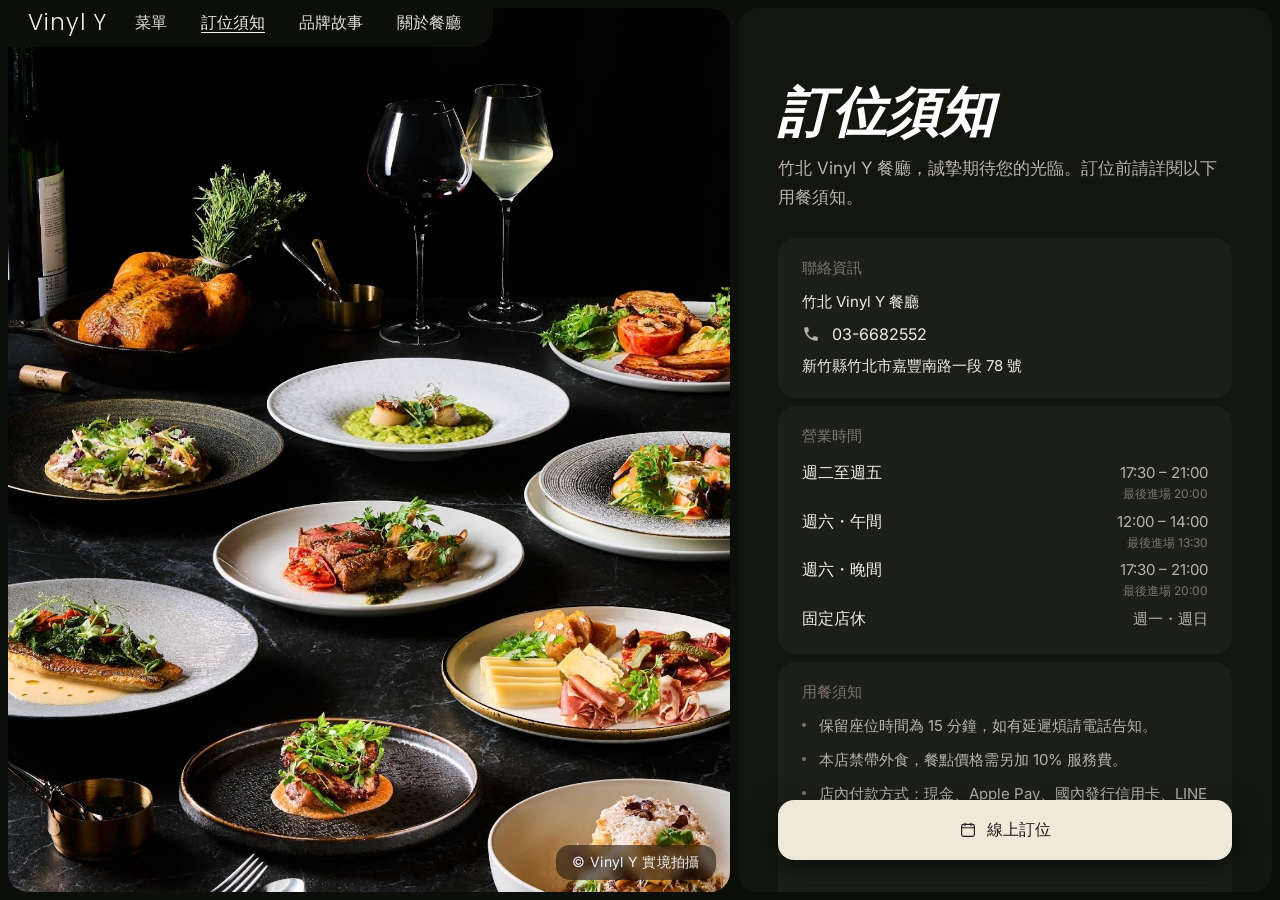
<file: JUBEI VINYL Y/reservation.html>
<!DOCTYPE html>
<html lang="zh-Hant">
<head>
  <meta charset="UTF-8" />
  <meta name="viewport" content="width=device-width, initial-scale=1.0" />
  <title>Vinyl Y — 訂位須知</title>
  <link rel="preconnect" href="https://fonts.googleapis.com" />
  <link rel="preconnect" href="https://fonts.gstatic.com" crossorigin />
  <link href="https://fonts.googleapis.com/css2?family=Inter:wght@400;500;600&family=Playfair+Display:ital,wght@0,500;0,600;1,500;1,600&family=Poppins:wght@200;300;400;500&display=swap" rel="stylesheet" />
  <link rel="stylesheet" href="styles.css" />
</head>
<body>
  <main class="stage reserve-stage">

    <!-- ===== Top Navigation ===== -->
    <nav class="nav">
      <div class="nav-left">
        <a href="index.html" class="logo"><span class="logo-text">Vinyl Y</span></a>
      </div>
      <div class="nav-center">
        <a href="menu.html" class="nav-link">菜單</a>
        <a href="reservation.html" class="nav-link is-current">訂位須知</a>
        <a href="#" class="nav-link">品牌故事</a>
        <a href="restaurant.html" class="nav-link">關於餐廳</a>
      </div>
      <a class="nav-toggle" href="menu.html">菜單</a>
    </nav>

    <!-- ===== Left big image ===== -->
    <section class="panel reserve-hero">
      <div class="img" style="background-image:url('images/reserve-hero.jpg')" role="img" aria-label="Vinyl Y 餐桌"></div>
      <span class="since">© Vinyl Y 實境拍攝</span>
    </section>

    <!-- ===== Right notice panel ===== -->
    <aside class="reserve-panel notice-panel">
      <h1 class="reserve-title">訂位須知</h1>
      <p class="reserve-intro">
        竹北 Vinyl Y 餐廳，誠摯期待您的光臨。訂位前請詳閱以下用餐須知。
      </p>

      <section class="info-card">
        <div class="info-block">
          <span class="info-title">聯絡資訊</span>
          <p class="info-text">竹北 Vinyl Y 餐廳</p>
          <a class="info-link" href="tel:+886366825 52">
            <svg viewBox="0 0 24 24" width="18" height="18" aria-hidden="true"><path d="M6.6 10.8a15 15 0 0 0 6.6 6.6l2.2-2.2a1 1 0 0 1 1-.24 11.4 11.4 0 0 0 3.6.58 1 1 0 0 1 1 1V20a1 1 0 0 1-1 1A17 17 0 0 1 3 4a1 1 0 0 1 1-1h3.5a1 1 0 0 1 1 1 11.4 11.4 0 0 0 .58 3.6 1 1 0 0 1-.24 1z" fill="currentColor"/></svg>
            03-6682552
          </a>
          <p class="info-text">新竹縣竹北市嘉豐南路一段 78 號</p>
        </div>
      </section>

      <section class="info-card">
        <span class="info-title">營業時間</span>
        <ul class="info-hours">
          <li class="hours-row"><span class="day">週二至週五</span><span class="lead"></span><span class="time time-stack">17:30 – 21:00<br><i>最後進場 20:00</i></span></li>
          <li class="hours-row"><span class="day">週六・午間</span><span class="lead"></span><span class="time time-stack">12:00 – 14:00<br><i>最後進場 13:30</i></span></li>
          <li class="hours-row"><span class="day">週六・晚間</span><span class="lead"></span><span class="time time-stack">17:30 – 21:00<br><i>最後進場 20:00</i></span></li>
          <li class="hours-row"><span class="day">固定店休</span><span class="lead"></span><span class="time">週一・週日</span></li>
        </ul>
      </section>

      <section class="info-card">
        <div class="info-block">
          <span class="info-title">用餐須知</span>
          <ul class="notice-list">
            <li>保留座位時間為 15 分鐘，如有延遲煩請電話告知。</li>
            <li>本店禁帶外食，餐點價格需另加 10% 服務費。</li>
            <li>店內付款方式：現金、Apple Pay、國內發行信用卡、LINE Pay；恕不提供美國運通刷卡服務。</li>
            <li>每人最低消費一份 NT$800 以上餐點或飲料。</li>
          </ul>
        </div>

        <div class="info-block">
          <span class="info-title">酒水須知</span>
          <ul class="notice-list">
            <li>自帶酒水需酌收開瓶費 NT$500 / 瓶。</li>
            <li>烈酒開瓶費 NT$1,000 / 瓶。</li>
            <li>自備酒水每位免費提供 2 支酒杯，第 3 支（含）以上每支酌收 NT$50。</li>
            <li>自帶杯子之賓客，為維護雙方利益，恕不提供洗杯、擦杯之服務。</li>
          </ul>
        </div>

        <div class="info-block">
          <span class="info-title">其他規定</span>
          <ul class="notice-list">
            <li>玻璃杯器皿如有破損，本店保留依原價要求賠償之權利。</li>
            <li>特殊情形場地清潔費 NT$1,500 / 次。</li>
            <li>本店恕無提供兒童餐、兒童座椅。</li>
            <li>二樓包廂需年滿 12 歲（含）以上方可入場。</li>
          </ul>
        </div>
      </section>

      <section class="info-card">
        <div class="info-block">
          <span class="info-title">6 人以上・包場包廂</span>
          <p class="info-text">6 人以上訂位，或有包場、包廂需求，歡迎電話洽詢 <a class="tel-inline" href="tel:+886366825 52">03-6682552</a>。</p>
          <ul class="price-list">
            <li><span>1 樓包場</span><span>NT$70,000 <i>+10%</i></span></li>
            <li><span>2 樓包廂低消</span><span>NT$25,000 <i>+10%</i></span></li>
            <li><span>一・二樓全包</span><span>NT$90,000 <i>+10%</i></span></li>
          </ul>
        </div>
      </section>

      <a class="fab-reserve" href="https://inline.app/booking/-OcEnK3tJ-8VFu2r1mKf:inline-live-3/-OcEnKClOs-91mOW_1v-">
        <svg viewBox="0 0 24 24" width="18" height="18" aria-hidden="true"><rect x="3.5" y="4.5" width="17" height="16" rx="2.5" fill="none" stroke="currentColor" stroke-width="1.5"/><path d="M3.5 9h17M8 3v3M16 3v3" fill="none" stroke="currentColor" stroke-width="1.5" stroke-linecap="round"/></svg>
        <span>線上訂位</span>
      </a>
    </aside>

  </main>
</body>
</html>
</file>
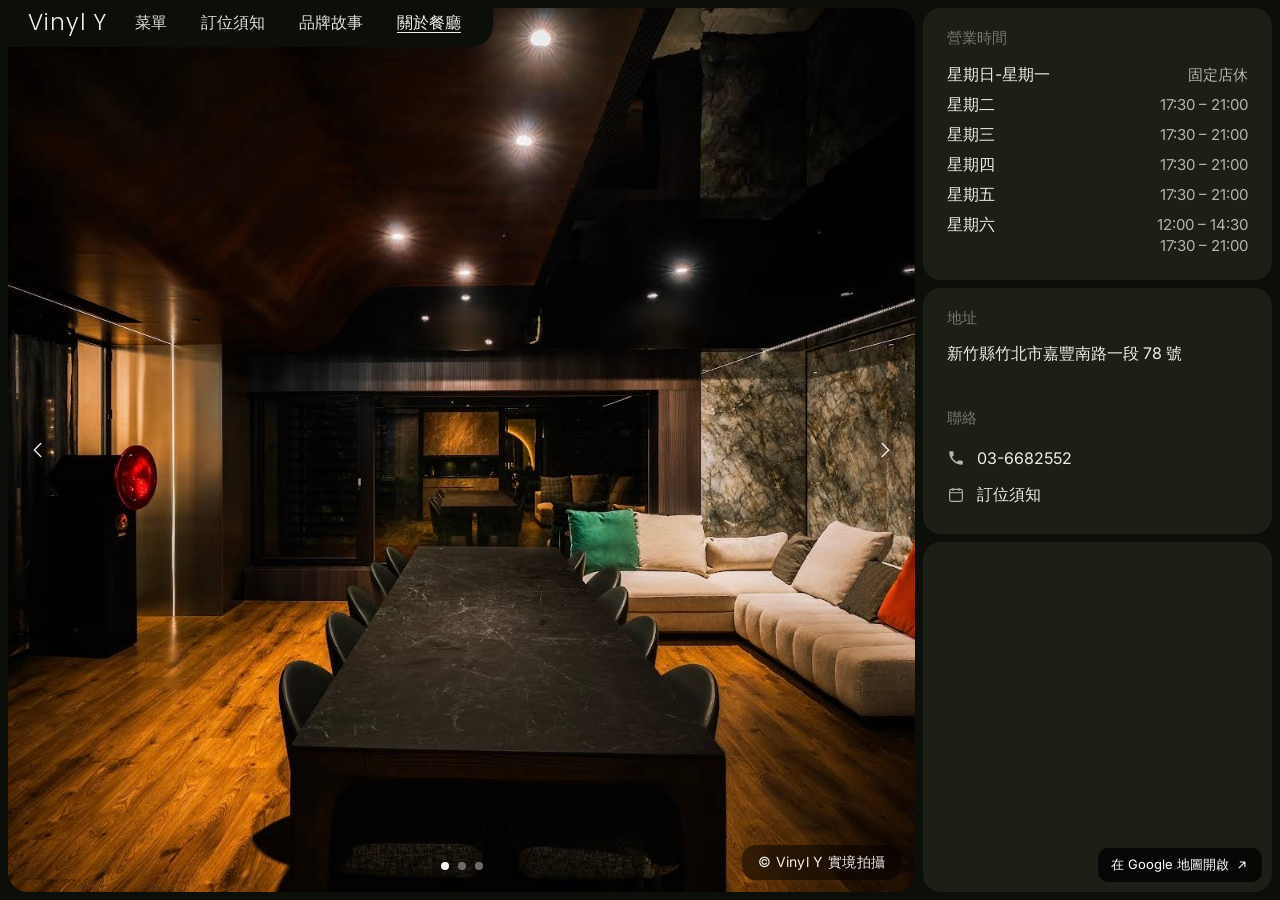
<file: JUBEI VINYL Y/restaurant.html>
<!DOCTYPE html>
<html lang="zh-Hant">
<head>
  <meta charset="UTF-8" />
  <meta name="viewport" content="width=device-width, initial-scale=1.0" />
  <title>Vinyl Y — 餐廳環境</title>
  <link rel="preconnect" href="https://fonts.googleapis.com" />
  <link rel="preconnect" href="https://fonts.gstatic.com" crossorigin />
  <link href="https://fonts.googleapis.com/css2?family=Inter:wght@400;500;600&family=Playfair+Display:ital,wght@0,500;0,600;1,500;1,600&family=Poppins:wght@200;300;400;500&display=swap" rel="stylesheet" />
  <link rel="stylesheet" href="styles.css" />
</head>
<body>
  <main class="stage env-stage">

    <!-- ===== Top Navigation ===== -->
    <nav class="nav">
      <div class="nav-left">
        <a href="index.html" class="logo"><span class="logo-text">Vinyl Y</span></a>
      </div>
      <div class="nav-center">
        <a href="menu.html" class="nav-link">菜單</a>
        <a href="reservation.html" class="nav-link">訂位須知</a>
        <a href="#" class="nav-link">品牌故事</a>
        <a href="restaurant.html" class="nav-link is-current">關於餐廳</a>
      </div>
      <a class="nav-toggle" href="menu.html">菜單</a>
    </nav>

    <!-- ===== Left big image (carousel of 3 interior photos) ===== -->
    <section class="panel env-hero">
      <div class="slides" id="heroSlides">
        <div class="slide is-active" style="background-image:url('images/env-1.jpg')"></div>
        <div class="slide" style="background-image:url('images/env-2.jpg')"></div>
        <div class="slide" style="background-image:url('images/env-3.jpg')"></div>
      </div>

      <button class="arrow arrow-left" id="heroPrev" aria-label="上一張">
        <svg viewBox="0 0 24 24" width="22" height="22"><path d="M15 5l-7 7 7 7" fill="none" stroke="currentColor" stroke-width="1.6" stroke-linecap="round" stroke-linejoin="round"/></svg>
      </button>
      <button class="arrow arrow-right" id="heroNext" aria-label="下一張">
        <svg viewBox="0 0 24 24" width="22" height="22"><path d="M9 5l7 7-7 7" fill="none" stroke="currentColor" stroke-width="1.6" stroke-linecap="round" stroke-linejoin="round"/></svg>
      </button>

      <div class="dots" id="heroDots">
        <button class="dot is-active" data-i="0" aria-label="第 1 張"></button>
        <button class="dot" data-i="1" aria-label="第 2 張"></button>
        <button class="dot" data-i="2" aria-label="第 3 張"></button>
      </div>

      <span class="since">© Vinyl Y 實境拍攝</span>
    </section>

    <!-- ===== Right info sidebar ===== -->
    <aside class="env-panel">

      <section class="info-card">
        <span class="info-title">營業時間</span>
        <ul class="info-hours">
          <li class="hours-row"><span class="day">星期日-星期一</span><span class="lead"></span><span class="time">固定店休</span></li>
          <li class="hours-row"><span class="day">星期二</span><span class="lead"></span><span class="time">17:30 – 21:00</span></li>
          <li class="hours-row"><span class="day">星期三</span><span class="lead"></span><span class="time">17:30 – 21:00</span></li>
          <li class="hours-row"><span class="day">星期四</span><span class="lead"></span><span class="time">17:30 – 21:00</span></li>
          <li class="hours-row"><span class="day">星期五</span><span class="lead"></span><span class="time">17:30 – 21:00</span></li>
          <li class="hours-row"><span class="day">星期六</span><span class="lead"></span><span class="time time-stack">12:00 – 14:30<br>17:30 – 21:00</span></li>
        </ul>
      </section>

      <section class="info-card">
        <div class="info-block">
          <span class="info-title">地址</span>
          <p class="info-text">新竹縣竹北市嘉豐南路一段 78 號</p>
        </div>

        <div class="info-block">
          <span class="info-title">聯絡</span>
          <a class="info-link" href="tel:+886366825 52">
          <svg viewBox="0 0 24 24" width="18" height="18" aria-hidden="true"><path d="M6.6 10.8a15 15 0 0 0 6.6 6.6l2.2-2.2a1 1 0 0 1 1-.24 11.4 11.4 0 0 0 3.6.58 1 1 0 0 1 1 1V20a1 1 0 0 1-1 1A17 17 0 0 1 3 4a1 1 0 0 1 1-1h3.5a1 1 0 0 1 1 1 11.4 11.4 0 0 0 .58 3.6 1 1 0 0 1-.24 1z" fill="currentColor"/></svg>
          03-6682552
        </a>
        <a class="info-link" href="reservation.html">
          <svg viewBox="0 0 24 24" width="18" height="18" aria-hidden="true"><rect x="3.5" y="4.5" width="17" height="16" rx="2.5" fill="none" stroke="currentColor" stroke-width="1.5"/><path d="M3.5 9h17M8 3v3M16 3v3" fill="none" stroke="currentColor" stroke-width="1.5" stroke-linecap="round"/></svg>
          訂位須知
        </a>
        </div>
      </section>

      <div class="env-map">
        <iframe
          src="https://www.google.com/maps?q=Vinyl+Y+新竹縣竹北市嘉豐南路一段78號&z=16&hl=zh-TW&output=embed"
          loading="lazy" referrerpolicy="no-referrer-when-downgrade"
          title="Vinyl Y 地圖"></iframe>
        <a class="map-open" href="https://maps.app.goo.gl/fVpTxWLk5hGFkdnm9" target="_blank" rel="noopener">
          在 Google 地圖開啟
          <svg viewBox="0 0 24 24" width="14" height="14" aria-hidden="true"><path d="M7 17L17 7M9 7h8v8" fill="none" stroke="currentColor" stroke-width="1.8" stroke-linecap="round" stroke-linejoin="round"/></svg>
        </a>
      </div>

    </aside>

  </main>

  <script>
    // 大圖輪播（三張內部照片）
    (function () {
      var slides = Array.prototype.slice.call(document.querySelectorAll('#heroSlides .slide'));
      var dots   = Array.prototype.slice.call(document.querySelectorAll('#heroDots .dot'));
      var i = 0, timer;
      function show(n) {
        i = (n + slides.length) % slides.length;
        slides.forEach(function (s, k) { s.classList.toggle('is-active', k === i); });
        dots.forEach(function (d, k) { d.classList.toggle('is-active', k === i); });
      }
      function restart() { clearInterval(timer); timer = setInterval(function () { show(i + 1); }, 5000); }
      document.getElementById('heroPrev').addEventListener('click', function () { show(i - 1); restart(); });
      document.getElementById('heroNext').addEventListener('click', function () { show(i + 1); restart(); });
      dots.forEach(function (d) {
        d.addEventListener('click', function () { show(parseInt(d.dataset.i, 10)); restart(); });
      });
      restart();
    })();
  </script>
</body>
</html>
</file>
<file: styles.css>
/* ============================================================
   Gusto — Home page
   純 HTML + CSS。圖片區塊用 .img-* class，之後把 background-image
   換成你的圖檔即可（見下方「圖片替換區」）。
   ============================================================ */

* { margin: 0; padding: 0; box-sizing: border-box; }

:root {
  --gap: 8px;
  --radius: 20px;

  --bg: #0C0E09;
  --panel: #13160F;
  --card: #1B1F16;
  --cream: #efe9da;
  --cream-text: #1b1a17;

  --text: #f2ede3;
  --text-dim: #b9b3a8;
  --text-mute: #7d766c;
  --line: #171a15;
}

html, body { height: 100%; }

body {
  background: var(--bg);
  color: var(--text);
  font-family: 'Inter', -apple-system, BlinkMacSystemFont, 'Segoe UI', sans-serif;
  -webkit-font-smoothing: antialiased;
}

/* ===== Stage：整頁的 bento 版面 ===== */
.stage {
  position: relative;
  height: 100vh;
  min-height: 640px;
  padding: var(--gap);
  display: grid;
  grid-template-columns: 2.9fr 1fr;
  grid-template-rows: minmax(0, 1fr);
  gap: var(--gap);
}

/* 進場動畫：由下往上浮現，透明度由淺至深，速度由快至慢 */
@keyframes page-enter {
  from { opacity: 0; transform: translateY(44px); }
  to   { opacity: 1; transform: translateY(0); }
}

/* 分段進場（全站）：左側大圖先浮現，右側面板接著出現 */
.stage > .nav,
.stage > .panel,
.stage > aside {
  animation: page-enter 1.3s cubic-bezier(.22, 1, .36, 1) both;
}
.stage > aside { animation-delay: .45s; }

@media (prefers-reduced-motion: reduce) {
  .stage,
  .stage > .nav,
  .stage > .panel,
  .stage > aside { animation: none; }
}

/* ===== 導覽列（浮在最上層） ===== */
/* 導覽列做成左上角深色圓角 tab（右下大圓角，融進 hero 圖） */
.nav {
  position: absolute;
  top: 0; left: 0;
  z-index: 20;
  display: inline-flex;
  align-items: center;
  gap: 28px;
  padding: 11px 32px 13px 28px;
  background: var(--bg);
  border-radius: 18px 0 22px 0;
}

.logo {
  display: inline-flex;
  align-items: center;
  gap: 9px;
  font-family: 'Poppins', 'Inter', sans-serif;
  font-style: normal;
  font-weight: 300;
  font-size: 23px;
  color: #f3efe8;
  text-decoration: none;
  letter-spacing: 1px;
}
.logo-mark { flex: 0 0 auto; display: block; }
.logo-text { line-height: 1; }

.nav-center {
  display: flex;
  gap: 34px;
}
.nav-link {
  color: #f4f0e8;
  text-decoration: none;
  font-size: 16px;
  font-weight: 400;
  opacity: .92;
  transition: opacity .2s ease;
}
.nav-link:hover { opacity: 1; text-decoration: underline; text-underline-offset: 4px; }

/* 漢堡選單鈕：僅手機版顯示 */
.nav-toggle { display: none; }

/* ===== 面板通用 ===== */
.panel {
  position: relative;
  border-radius: var(--radius);
  overflow: hidden;
  background: var(--card);
}
.img {
  position: absolute;
  inset: 0;
  background-size: cover;
  background-position: center;
}

/* 左側大圖輪播 */
.slides { position: absolute; inset: 0; }
.slide {
  position: absolute;
  inset: 0;
  background-size: cover;
  background-position: center;
  opacity: 0;
  transition: opacity .7s ease;
}
.slide.is-active { opacity: 1; }

/* 輪播箭頭 */
.arrow {
  position: absolute;
  top: 50%;
  transform: translateY(-50%);
  z-index: 5;
  width: 40px; height: 40px;
  display: grid; place-items: center;
  border: none;
  background: transparent;
  color: #ffffff;
  cursor: pointer;
  opacity: .9;
  transition: opacity .2s ease;
}
.arrow:hover { opacity: 1; }
.arrow-left  { left: 10px; }
.arrow-right { right: 10px; }

/* 輪播圓點 */
.dots {
  position: absolute;
  left: 50%; bottom: 22px;
  transform: translateX(-50%);
  z-index: 5;
  display: flex;
  gap: 9px;
}
.dot {
  width: 8px; height: 8px;
  border: none;
  padding: 0;
  border-radius: 50%;
  background: rgba(255,255,255,.4);
  cursor: pointer;
  transition: background .2s ease, width .2s ease;
}
.dot.is-active { background: #ffffff; }

/* © Vinyl Y 實境拍攝：右下角深色圓角底 */
.since {
  position: absolute;
  right: 14px; bottom: 12px;
  z-index: 5;
  color: rgba(255,255,255,.92);
  font-size: 14px;
  letter-spacing: .3px;
  background: rgba(0,0,0,.5);
  backdrop-filter: blur(4px);
  padding: 8px 16px;
  border-radius: 14px;
}

/* ===== 右側欄 ===== */
.sidebar {
  display: flex;
  flex-direction: column;
  gap: var(--gap);
  min-height: 0;
}

.media {
  position: relative;
  flex: 0.9 1 0;
  min-height: 0;
  display: block;
  border-radius: 16px;
  overflow: hidden;
  text-decoration: none;
}
.media .img {
  position: absolute;
  inset: 0;
  border-radius: 16px;
  transition: filter .4s ease, transform .5s ease;
}
/* hover：圖片模糊＋微放大 */
.media:hover .img { filter: blur(5px) brightness(.9); transform: scale(1.06); }

/* 標籤做成左上角的深色圓角頁籤（tab），疊在圖片上 */
.media-label {
  position: absolute;
  top: 0; left: 0;
  z-index: 4;
  display: inline-flex;
  align-items: center;
  background: var(--bg);
  color: var(--text);
  font-size: 15px;
  line-height: 1;
  padding: 9px 20px 12px 8px;
  border-radius: 16px 0 16px 0;
}
/* hover：標籤旁滑出箭頭 */
.lbl-arrow {
  width: 0;
  opacity: 0;
  margin-left: 0;
  transform: translateX(-4px);
  overflow: hidden;
  transition: width .3s ease, opacity .3s ease, margin-left .3s ease, transform .3s ease;
}
.media:hover .lbl-arrow {
  width: 16px;
  opacity: 1;
  margin-left: 8px;
  transform: translateX(0);
}

/* Book a Table 按鈕 */
.book-btn {
  flex: 0 0 auto;
  height: 60px;
  border: none;
  border-radius: 16px;
  background: var(--cream);
  color: var(--cream-text);
  text-decoration: none;
  display: flex;
  align-items: center;
  justify-content: space-between;
  padding: 0 24px;
  font-size: 17px;
  font-weight: 500;
  cursor: pointer;
  transition: background .2s ease;
}
.book-btn:hover { background: #fff; }

/* 營業時間卡 */
.hours {
  flex: 1.65 1 0;
  min-height: 0;
  background: var(--card);
  border-radius: 18px;
  padding: 18px 24px;
  display: flex;
  flex-direction: column;
}
.hours-title {
  color: var(--text-mute);
  font-size: 15px;
  margin-bottom: 2px;
}
.hours-list {
  list-style: none;
  display: flex;
  flex-direction: column;
  justify-content: space-between;
  flex: 1;
  padding-top: 4px;
}
.hours-row {
  display: flex;
  align-items: baseline;
  gap: 10px;
  padding: 4px 0;
}
.hours-row .day  { color: var(--text); font-size: 16px; }
.hours-row .time { color: var(--text-dim); font-size: 15px; white-space: nowrap; }
.hours-row .time-stack { text-align: right; line-height: 1.4; }
.hours-row .lead {
  flex: 1;
  border-bottom: 1px dotted var(--line);
  transform: translateY(-4px);
}

/* ============================================================
   圖片替換區：把下面每個 url() 換成你的圖檔即可
   （建議放在同資料夾的 images/ 底下）
   目前先用漸層佔位，方便看版面。
   ============================================================ */
.img-autumn {
  background:
    linear-gradient(180deg, rgba(0,0,0,.15), rgba(0,0,0,.35)),
    linear-gradient(135deg, #b98b2e 0%, #6d5a34 45%, #2c2a26 100%);
  /* background-image: url('images/hero-autumn.jpg'); */
}
.img-flour {
  background:
    linear-gradient(180deg, rgba(0,0,0,.2), rgba(0,0,0,.45)),
    linear-gradient(135deg, #4a3f36 0%, #2a231e 60%, #171310 100%);
  /* background-image: url('images/hero-flour.jpg'); */
}
.img-restaurant {
  background-image: url('images/side-restaurant.jpg?v=2');
}
.img-menu {
  background-image: url('images/side-menu.jpg?v=2');
  background-position: center 62%;
}

/* 佔位提示文字：定稿時關閉，讓畫面乾淨（放真圖後不影響） */
.img::after { content: none; }

/* ============================================================
   MENU 頁：左側固定大圖 + 右側可捲動清單
   ============================================================ */
.menu-stage { grid-template-columns: 1fr 1.08fr; }

.menu-hero { overflow: hidden; }
.menu-hero .img { position: absolute; inset: 0; }

.nav-link.is-current { text-decoration: underline; text-underline-offset: 4px; opacity: 1; }

.menu-panel {
  background: var(--panel);
  border-radius: var(--radius);
  overflow-y: auto;
  min-height: 0;
}
.menu-scroll { padding: 78px 40px 40px; }

.menu-title {
  font-family: 'Playfair Display', serif;
  font-style: italic;
  font-weight: 600;
  font-size: 60px;
  line-height: 1;
  color: #fff;
  margin-bottom: 26px;
}
.menu-intro {
  background: var(--card);
  border-radius: 16px;
  padding: 22px 26px;
  color: var(--text-dim);
  font-size: 17px;
  line-height: 1.7;
  margin-bottom: 26px;
}

.menu-sub {
  color: var(--text-mute);
  font-size: 15px;
  letter-spacing: 1px;
  margin: -14px 0 26px;
}

.cat-head span b { font-weight: 400; color: var(--text-dim); margin-left: 8px; }

/* 菜單文字列（雙語 + 價格） */
/* 卡片式列（左縮圖 + 菜名 + 價格） */
.m-item {
  display: flex;
  align-items: center;
  gap: 23px;
  background: var(--card);
  border-radius: 16px;
  padding: 23px 29px 23px 21px;
}
.m-item .m-thumb {
  flex: 0 0 auto;
  width: 133px; height: 106px;
  border-radius: 13px;
  background-size: cover;
  background-position: center;
}

/* 有圖的菜品：整寬大圖在上，菜名與價格排在下方 */
.m-item.has-img {
  flex-wrap: wrap;
  gap: 0;
  padding: 0;
  overflow: hidden;
}
.m-item.has-img .m-thumb {
  flex: 0 0 100%;
  width: 100%;
  height: auto;
  aspect-ratio: 16 / 10;
  border-radius: 0;
}
.m-item.has-img .m-name  { padding: 20px 0 22px 24px; }
.m-item.has-img .m-price { padding: 20px 26px 22px 16px; }
.m-name { flex: 1; min-width: 0; }
.m-name .en {
  display: block;
  font-family: 'Playfair Display', serif;
  font-style: italic;
  font-size: 24px;
  color: #fff;
  line-height: 1.25;
}
.m-name .zh { display: block; color: var(--text-dim); font-size: 15px; margin-top: 6px; }
.m-lead { display: none; }
.m-price {
  flex: 0 0 auto;
  font-family: 'Playfair Display', serif;
  font-style: italic;
  font-size: 23px;
  color: var(--text);
  white-space: nowrap;
}

.menu-cat { margin-bottom: 16px; }
.cat-head {
  width: 100%;
  background: var(--card);
  border: none;
  border-radius: 16px;
  padding: 22px 27px;
  color: var(--text);
  font-family: 'Playfair Display', serif;
  font-style: italic;
  font-size: 24px;
  display: flex;
  align-items: center;
  justify-content: space-between;
  cursor: pointer;
  margin-bottom: 16px;
}
.cat-head .chev { transition: transform .25s ease; color: var(--text-dim); }
.menu-cat.is-collapsed .cat-head .chev { transform: rotate(-90deg); }

.cat-items { overflow: hidden; display: flex; flex-direction: column; gap: 16px; }
.menu-cat.is-collapsed .cat-items { display: none; }

.menu-item {
  display: flex;
  align-items: center;
  gap: 18px;
  padding: 20px 8px;
  border-bottom: 1px solid var(--line);
}
.menu-item .thumb {
  flex: 0 0 auto;
  width: 118px; height: 86px;
  border-radius: 12px;
  background-size: cover;
  background-position: center;
}
.menu-item .info { flex: 1; min-width: 0; }
.menu-item .name {
  font-family: 'Playfair Display', serif;
  font-style: italic;
  font-weight: 500;
  font-size: 22px;
  color: #fff;
  margin-bottom: 6px;
}
.menu-item .desc { color: var(--text-dim); font-size: 15px; line-height: 1.5; }
.menu-item .price {
  flex: 0 0 auto;
  font-family: 'Playfair Display', serif;
  font-style: italic;
  font-size: 21px;
  color: var(--text);
  margin-left: 16px;
  white-space: nowrap;
}

/* ============================================================
   餐廳環境頁：左側大圖 + 右側資訊欄（可捲動）
   ============================================================ */
.env-stage { grid-template-columns: 2.6fr 1fr; }

.env-hero { overflow: hidden; }
.env-hero .img { position: absolute; inset: 0; }

.env-panel {
  display: flex;
  flex-direction: column;
  gap: var(--gap);
  overflow-y: auto;
  min-height: 0;
}

.info-card {
  flex: 0 0 auto;
  background: var(--card);
  border-radius: 18px;
  padding: 20px 24px;
}
.info-title {
  display: block;
  color: var(--text-mute);
  font-size: 15px;
  margin-bottom: 12px;
}
.info-text { color: var(--text); font-size: 16px; line-height: 1.7; }

.info-block + .info-block {
  margin-top: 20px;
  padding-top: 20px;
  border-top: 1px solid var(--line);
}

.info-hours { list-style: none; }

.info-link {
  display: flex;
  align-items: center;
  gap: 12px;
  color: var(--text);
  font-size: 16px;
  text-decoration: none;
  padding: 8px 0;
}
.info-link svg { color: var(--text-dim); flex: 0 0 auto; }
.info-link:hover { text-decoration: underline; text-underline-offset: 3px; }

.env-map {
  position: relative;
  flex: 1 1 auto;
  min-height: 220px;
  border-radius: 18px;
  overflow: hidden;
  background: var(--card);
}
.env-map iframe {
  width: 100%; height: 100%; border: 0; display: block;
  /* 夜間版：把亮色地圖轉成深色（Google 免費嵌入無官方暗色模式） */
  filter: invert(0.92) hue-rotate(180deg) saturate(0.75) contrast(0.9) brightness(0.95);
}
.map-open {
  position: absolute;
  right: 10px; bottom: 10px;
  z-index: 2;
  display: inline-flex;
  align-items: center;
  gap: 6px;
  background: rgba(0,0,0,.72);
  backdrop-filter: blur(4px);
  color: #fff;
  font-size: 13px;
  padding: 8px 13px;
  border-radius: 10px;
  text-decoration: none;
}
.map-open:hover { background: rgba(0,0,0,.88); }

/* ============================================================
   訂位頁：左側大圖 + 右側 inline 訂位
   ============================================================ */
.reserve-stage { grid-template-columns: 1.35fr 1fr; }

.reserve-hero { overflow: hidden; }
.reserve-hero .img { position: absolute; inset: 0; }

.reserve-panel {
  background: var(--panel);
  border-radius: var(--radius);
  padding: 74px 40px 32px;
  display: flex;
  flex-direction: column;
  overflow-y: auto;
  min-height: 0;
}
.reserve-title {
  font-family: 'Playfair Display', serif;
  font-style: italic;
  font-weight: 600;
  font-size: 54px;
  line-height: 1;
  color: #fff;
  margin-bottom: 18px;
}
.reserve-intro {
  color: var(--text-dim);
  font-size: 17px;
  line-height: 1.7;
  margin-bottom: 26px;
}
/* 訂位表單 */
.rf-grid {
  display: grid;
  grid-template-columns: 1fr 1fr;
  gap: 22px 22px;
  margin-bottom: 26px;
}
.rf-field { display: flex; flex-direction: column; }
.rf-label {
  font-family: 'Playfair Display', serif;
  font-style: italic;
  font-size: 19px;
  color: var(--text);
  margin-bottom: 10px;
}
.rf-input {
  background: var(--card);
  border: 1px solid var(--line);
  border-radius: 12px;
  padding: 14px 16px;
  color: var(--text);
  font-size: 15px;
  font-family: inherit;
  color-scheme: dark;
}
.rf-input::placeholder { color: var(--text-mute); }
.rf-input:focus { outline: none; border-color: var(--text-dim); }

.reserve-submit {
  width: 100%;
  justify-content: center;
  margin-top: 4px;
}
.reserve-note {
  color: var(--text-mute);
  font-size: 13px;
  text-align: center;
  margin-top: 12px;
}

/* 底部浮動訂位按鈕（貼齊右側面板寬度，吸附在最下方） */
.fab-reserve {
  position: sticky;
  bottom: 0;
  z-index: 30;
  width: 100%;
  flex: 0 0 auto;
  margin-top: 20px;
  display: flex;
  align-items: center;
  justify-content: center;
  gap: 10px;
  background: var(--cream);
  color: var(--cream-text);
  text-decoration: none;
  height: 60px;
  border-radius: 16px;
  font-size: 16px;
  font-weight: 500;
  box-shadow: 0 10px 28px rgba(0,0,0,.5);
  transition: background .2s ease;
}
.fab-reserve:hover { background: #fff; }

/* 訂位須知（notice-panel）*/
.notice-panel .info-card + .info-card { margin-top: var(--gap); }
.notice-panel .info-block > * + * { margin-top: 8px; }
.notice-panel .info-text { font-size: 15px; line-height: 1.6; }
.notice-panel .info-link { padding: 2px 0; }

.hours-row .time-stack i {
  display: block;
  font-style: normal;
  font-size: 12px;
  color: var(--text-mute);
  margin-top: 3px;
}

.notice-list {
  list-style: none;
  display: flex;
  flex-direction: column;
  gap: 9px;
}
.notice-list li {
  position: relative;
  padding-left: 17px;
  color: var(--text-dim);
  font-size: 15px;
  line-height: 1.65;
}
.notice-list li::before {
  content: '';
  position: absolute;
  left: 0;
  top: 9px;
  width: 4px;
  height: 4px;
  border-radius: 50%;
  background: var(--text-mute);
}

.tel-inline {
  color: var(--text);
  text-decoration: underline;
  text-underline-offset: 3px;
}

.price-list {
  list-style: none;
  display: flex;
  flex-direction: column;
  gap: 10px;
  margin-top: 16px;
  padding-top: 16px;
  border-top: 1px solid var(--line);
}
.price-list li {
  display: flex;
  align-items: baseline;
  justify-content: space-between;
  gap: 12px;
}
.price-list li span:first-child {
  color: var(--text);
  font-size: 15px;
}
.price-list li span:last-child {
  font-family: 'Playfair Display', serif;
  font-style: italic;
  font-size: 17px;
  color: var(--text);
  white-space: nowrap;
}
.price-list li span:last-child i {
  font-style: normal;
  font-size: 13px;
  color: var(--text-mute);
  margin-left: 3px;
}

/* ============================================================
   RWD：窄螢幕改為單欄堆疊
   ============================================================ */
@media (max-width: 900px) {
  /* 拍攝標記：手機版縮小一點 */
  .since {
    right: 8px; bottom: 7px;
    font-size: 6px;
    letter-spacing: .15px;
    padding: 3px 6px;
    border-radius: 6px;
  }

  .stage {
    height: auto;
    min-height: 0;
    grid-template-columns: 1fr;
    gap: 10px;
    padding: 10px;   /* 大圖直接頂到最上方，導覽標籤疊在圖上形成缺角 */
  }

  /* 卡片尺寸：以固定長寬比呈現，任何機型比例都一致 */
  .hero {
    height: auto;
    min-height: 0;
    aspect-ratio: 5 / 4;
    border-radius: 16px;
  }
  .media {
    flex: 0 0 auto;
    height: auto;
    min-height: 0;
    aspect-ratio: 8 / 5;
    border-radius: 16px;
  }
  .media .img { border-radius: 16px; }
  .sidebar { gap: 10px; }
  .hours { flex: 0 0 auto; border-radius: 16px; padding: 22px 24px; }

  /* 首頁卡片順序：大圖 → 訂位須知 → 菜單 → 關於餐廳 → 營業時間 */
  .sidebar .book-btn    { order: 1; height: 56px; border-radius: 16px; }
  .sidebar .media-menu  { order: 2; }
  .sidebar .media-about { order: 3; }
  .sidebar .hours       { order: 4; }

  /* 手機版導覽列：左右兩塊深色圓角標籤，中間看得見內容 */
  .nav {
    position: fixed;
    top: 0; left: 0; right: 0;
    display: flex;
    align-items: flex-start;
    justify-content: space-between;
    gap: 0;
    padding: 0;
    border-radius: 0;
    background: transparent;
    backdrop-filter: none;
    border: none;
  }
  .nav-left {
    background: var(--bg);
    padding: 12px 24px 14px 16px;
    border-radius: 0 0 20px 0;
  }
  .logo { font-size: 22px; }

  /* 右上角「返回首頁」按鈕（僅內頁手機版顯示） */
  .nav-toggle {
    display: inline-flex;
    align-items: center;
    justify-content: center;
    padding: 15px 22px;
    background: var(--bg);
    border-radius: 0 0 0 20px;
    color: var(--text);
    text-decoration: none;
    line-height: 0;
  }
  .nav-toggle svg { display: block; }

  .nav-center { display: none; }

  /* MENU 頁窄螢幕：大圖在上，清單接著往下捲 */
  .menu-stage { grid-template-columns: 1fr; }
  .menu-hero { height: auto; min-height: 0; aspect-ratio: 5 / 4; border-radius: 16px; }
  .menu-panel { overflow: visible; }
  .menu-scroll { padding: 24px 20px 32px; }
  .menu-title { font-size: 44px; }

  /* 菜品卡片：縮小縮圖與字級，避免窄螢幕擠成一團 */
  .cat-head { font-size: 20px; padding: 18px 20px; }
  .m-item {
    gap: 14px;
    padding: 15px 18px 15px 15px;
    border-radius: 14px;
  }
  .m-item .m-thumb { width: 84px; height: 68px; border-radius: 10px; }
  .m-name .en { font-size: 17px; line-height: 1.3; }
  .m-name .zh { font-size: 13px; margin-top: 4px; }
  .m-price { font-size: 17px; }

  /* 有圖的菜品在手機同樣是大圖在上、菜名在下 */
  .m-item.has-img { padding: 0; }
  .m-item.has-img .m-thumb { width: 100%; height: auto; border-radius: 0; }
  .m-item.has-img .m-name  { padding: 14px 0 16px 16px; }
  .m-item.has-img .m-price { padding: 14px 18px 16px 12px; }

  /* 餐廳環境頁窄螢幕 */
  .env-stage { grid-template-columns: 1fr; }
  .env-hero { height: auto; min-height: 0; aspect-ratio: 5 / 4; border-radius: 16px; }
  .env-panel { overflow: visible; }

  /* 訂位頁窄螢幕 */
  .reserve-stage { grid-template-columns: 1fr; }
  .reserve-hero { height: auto; min-height: 0; aspect-ratio: 5 / 4; border-radius: 16px; }
  .reserve-panel { overflow: visible; padding: 28px 22px 32px; }
  .reserve-title { font-size: 40px; }
  .reserve-embed { min-height: 560px; }

  /* 浮動訂位鈕：吸附在畫面底部，並留出空間避免蓋住內容
     （註：外層面板有進場 transform，會成為 fixed 的定位基準，故用 sticky） */
  .fab-reserve {
    bottom: 14px;
    height: 56px;
    margin-top: 0;
  }
  .notice-panel { padding-bottom: 88px; }
}
</file>
<file: JUBEI VINYL Y/styles.css>
/* ============================================================
   Gusto — Home page
   純 HTML + CSS。圖片區塊用 .img-* class，之後把 background-image
   換成你的圖檔即可（見下方「圖片替換區」）。
   ============================================================ */

* { margin: 0; padding: 0; box-sizing: border-box; }

:root {
  --gap: 8px;
  --radius: 20px;

  --bg: #0C0E09;
  --panel: #13160F;
  --card: #1B1F16;
  --cream: #efe9da;
  --cream-text: #1b1a17;

  --text: #f2ede3;
  --text-dim: #b9b3a8;
  --text-mute: #7d766c;
  --line: #171a15;
}

html, body { height: 100%; }

body {
  background: var(--bg);
  color: var(--text);
  font-family: 'Inter', -apple-system, BlinkMacSystemFont, 'Segoe UI', sans-serif;
  -webkit-font-smoothing: antialiased;
}

/* ===== Stage：整頁的 bento 版面 ===== */
.stage {
  position: relative;
  height: 100vh;
  min-height: 640px;
  padding: var(--gap);
  display: grid;
  grid-template-columns: 2.9fr 1fr;
  grid-template-rows: minmax(0, 1fr);
  gap: var(--gap);
}

/* 進場動畫：由下往上浮現，透明度由淺至深，速度由快至慢 */
@keyframes page-enter {
  from { opacity: 0; transform: translateY(44px); }
  to   { opacity: 1; transform: translateY(0); }
}

/* 分段進場（全站）：左側大圖先浮現，右側面板接著出現 */
.stage > .nav,
.stage > .panel,
.stage > aside {
  animation: page-enter 1.3s cubic-bezier(.22, 1, .36, 1) both;
}
.stage > aside { animation-delay: .45s; }

@media (prefers-reduced-motion: reduce) {
  .stage,
  .stage > .nav,
  .stage > .panel,
  .stage > aside { animation: none; }
}

/* ===== 導覽列（浮在最上層） ===== */
/* 導覽列做成左上角深色圓角 tab（右下大圓角，融進 hero 圖） */
.nav {
  position: absolute;
  top: 0; left: 0;
  z-index: 20;
  display: inline-flex;
  align-items: center;
  gap: 28px;
  padding: 11px 32px 13px 28px;
  background: var(--bg);
  border-radius: 18px 0 22px 0;
}

.logo {
  display: inline-flex;
  align-items: center;
  gap: 9px;
  font-family: 'Poppins', 'Inter', sans-serif;
  font-style: normal;
  font-weight: 300;
  font-size: 23px;
  color: #f3efe8;
  text-decoration: none;
  letter-spacing: 1px;
}
.logo-mark { flex: 0 0 auto; display: block; }
.logo-text { line-height: 1; }

.nav-center {
  display: flex;
  gap: 34px;
}
.nav-link {
  color: #f4f0e8;
  text-decoration: none;
  font-size: 16px;
  font-weight: 400;
  opacity: .92;
  transition: opacity .2s ease;
}
.nav-link:hover { opacity: 1; text-decoration: underline; text-underline-offset: 4px; }

/* 漢堡選單鈕：僅手機版顯示 */
.nav-toggle { display: none; }

/* ===== 面板通用 ===== */
.panel {
  position: relative;
  border-radius: var(--radius);
  overflow: hidden;
  background: var(--card);
}
.img {
  position: absolute;
  inset: 0;
  background-size: cover;
  background-position: center;
}

/* 左側大圖輪播 */
.slides { position: absolute; inset: 0; }
.slide {
  position: absolute;
  inset: 0;
  background-size: cover;
  background-position: center;
  opacity: 0;
  transition: opacity .7s ease;
}
.slide.is-active { opacity: 1; }

/* 輪播箭頭 */
.arrow {
  position: absolute;
  top: 50%;
  transform: translateY(-50%);
  z-index: 5;
  width: 40px; height: 40px;
  display: grid; place-items: center;
  border: none;
  background: transparent;
  color: #ffffff;
  cursor: pointer;
  opacity: .9;
  transition: opacity .2s ease;
}
.arrow:hover { opacity: 1; }
.arrow-left  { left: 10px; }
.arrow-right { right: 10px; }

/* 輪播圓點 */
.dots {
  position: absolute;
  left: 50%; bottom: 22px;
  transform: translateX(-50%);
  z-index: 5;
  display: flex;
  gap: 9px;
}
.dot {
  width: 8px; height: 8px;
  border: none;
  padding: 0;
  border-radius: 50%;
  background: rgba(255,255,255,.4);
  cursor: pointer;
  transition: background .2s ease, width .2s ease;
}
.dot.is-active { background: #ffffff; }

/* © Vinyl Y 實境拍攝：右下角深色圓角底 */
.since {
  position: absolute;
  right: 14px; bottom: 12px;
  z-index: 5;
  color: rgba(255,255,255,.92);
  font-size: 14px;
  letter-spacing: .3px;
  background: rgba(0,0,0,.5);
  backdrop-filter: blur(4px);
  padding: 8px 16px;
  border-radius: 14px;
}

/* ===== 右側欄 ===== */
.sidebar {
  display: flex;
  flex-direction: column;
  gap: var(--gap);
  min-height: 0;
}

.media {
  position: relative;
  flex: 0.9 1 0;
  min-height: 0;
  display: block;
  border-radius: 16px;
  overflow: hidden;
  text-decoration: none;
}
.media .img {
  position: absolute;
  inset: 0;
  border-radius: 16px;
  transition: filter .4s ease, transform .5s ease;
}
/* hover：圖片模糊＋微放大 */
.media:hover .img { filter: blur(5px) brightness(.9); transform: scale(1.06); }

/* 標籤做成左上角的深色圓角頁籤（tab），疊在圖片上 */
.media-label {
  position: absolute;
  top: 0; left: 0;
  z-index: 4;
  display: inline-flex;
  align-items: center;
  background: var(--bg);
  color: var(--text);
  font-size: 15px;
  line-height: 1;
  padding: 9px 20px 12px 8px;
  border-radius: 16px 0 16px 0;
}
/* hover：標籤旁滑出箭頭 */
.lbl-arrow {
  width: 0;
  opacity: 0;
  margin-left: 0;
  transform: translateX(-4px);
  overflow: hidden;
  transition: width .3s ease, opacity .3s ease, margin-left .3s ease, transform .3s ease;
}
.media:hover .lbl-arrow {
  width: 16px;
  opacity: 1;
  margin-left: 8px;
  transform: translateX(0);
}

/* Book a Table 按鈕 */
.book-btn {
  flex: 0 0 auto;
  height: 60px;
  border: none;
  border-radius: 16px;
  background: var(--cream);
  color: var(--cream-text);
  text-decoration: none;
  display: flex;
  align-items: center;
  justify-content: space-between;
  padding: 0 24px;
  font-size: 17px;
  font-weight: 500;
  cursor: pointer;
  transition: background .2s ease;
}
.book-btn:hover { background: #fff; }

/* 營業時間卡 */
.hours {
  flex: 1.65 1 0;
  min-height: 0;
  background: var(--card);
  border-radius: 18px;
  padding: 18px 24px;
  display: flex;
  flex-direction: column;
}
.hours-title {
  color: var(--text-mute);
  font-size: 15px;
  margin-bottom: 2px;
}
.hours-list {
  list-style: none;
  display: flex;
  flex-direction: column;
  justify-content: space-between;
  flex: 1;
  padding-top: 4px;
}
.hours-row {
  display: flex;
  align-items: baseline;
  gap: 10px;
  padding: 4px 0;
}
.hours-row .day  { color: var(--text); font-size: 16px; }
.hours-row .time { color: var(--text-dim); font-size: 15px; white-space: nowrap; }
.hours-row .time-stack { text-align: right; line-height: 1.4; }
.hours-row .lead {
  flex: 1;
  border-bottom: 1px dotted var(--line);
  transform: translateY(-4px);
}

/* ============================================================
   圖片替換區：把下面每個 url() 換成你的圖檔即可
   （建議放在同資料夾的 images/ 底下）
   目前先用漸層佔位，方便看版面。
   ============================================================ */
.img-autumn {
  background:
    linear-gradient(180deg, rgba(0,0,0,.15), rgba(0,0,0,.35)),
    linear-gradient(135deg, #b98b2e 0%, #6d5a34 45%, #2c2a26 100%);
  /* background-image: url('images/hero-autumn.jpg'); */
}
.img-flour {
  background:
    linear-gradient(180deg, rgba(0,0,0,.2), rgba(0,0,0,.45)),
    linear-gradient(135deg, #4a3f36 0%, #2a231e 60%, #171310 100%);
  /* background-image: url('images/hero-flour.jpg'); */
}
.img-restaurant {
  background-image: url('images/side-restaurant.jpg?v=2');
}
.img-menu {
  background-image: url('images/side-menu.jpg?v=2');
  background-position: center 62%;
}

/* 佔位提示文字：定稿時關閉，讓畫面乾淨（放真圖後不影響） */
.img::after { content: none; }

/* ============================================================
   MENU 頁：左側固定大圖 + 右側可捲動清單
   ============================================================ */
.menu-stage { grid-template-columns: 1fr 1.08fr; }

.menu-hero { overflow: hidden; }
.menu-hero .img { position: absolute; inset: 0; }

.nav-link.is-current { text-decoration: underline; text-underline-offset: 4px; opacity: 1; }

.menu-panel {
  background: var(--panel);
  border-radius: var(--radius);
  overflow-y: auto;
  min-height: 0;
}
.menu-scroll { padding: 78px 40px 40px; }

.menu-title {
  font-family: 'Playfair Display', serif;
  font-style: italic;
  font-weight: 600;
  font-size: 60px;
  line-height: 1;
  color: #fff;
  margin-bottom: 26px;
}
.menu-intro {
  background: var(--card);
  border-radius: 16px;
  padding: 22px 26px;
  color: var(--text-dim);
  font-size: 17px;
  line-height: 1.7;
  margin-bottom: 26px;
}

.menu-sub {
  color: var(--text-mute);
  font-size: 15px;
  letter-spacing: 1px;
  margin: -14px 0 26px;
}

.cat-head span b { font-weight: 400; color: var(--text-dim); margin-left: 8px; }

/* 菜單文字列（雙語 + 價格） */
/* 卡片式列（左縮圖 + 菜名 + 價格） */
.m-item {
  display: flex;
  align-items: center;
  gap: 23px;
  background: var(--card);
  border-radius: 16px;
  padding: 23px 29px 23px 21px;
}
.m-item .m-thumb {
  flex: 0 0 auto;
  width: 133px; height: 106px;
  border-radius: 13px;
  background-size: cover;
  background-position: center;
}

/* 有圖的菜品：整寬大圖在上，菜名與價格排在下方 */
.m-item.has-img {
  flex-wrap: wrap;
  gap: 0;
  padding: 0;
  overflow: hidden;
}
.m-item.has-img .m-thumb {
  flex: 0 0 100%;
  width: 100%;
  height: auto;
  aspect-ratio: 16 / 10;
  border-radius: 0;
}
.m-item.has-img .m-name  { padding: 20px 0 22px 24px; }
.m-item.has-img .m-price { padding: 20px 26px 22px 16px; }
.m-name { flex: 1; min-width: 0; }
.m-name .en {
  display: block;
  font-family: 'Playfair Display', serif;
  font-style: italic;
  font-size: 24px;
  color: #fff;
  line-height: 1.25;
}
.m-name .zh { display: block; color: var(--text-dim); font-size: 15px; margin-top: 6px; }
.m-lead { display: none; }
.m-price {
  flex: 0 0 auto;
  font-family: 'Playfair Display', serif;
  font-style: italic;
  font-size: 23px;
  color: var(--text);
  white-space: nowrap;
}

.menu-cat { margin-bottom: 16px; }
.cat-head {
  width: 100%;
  background: var(--card);
  border: none;
  border-radius: 16px;
  padding: 22px 27px;
  color: var(--text);
  font-family: 'Playfair Display', serif;
  font-style: italic;
  font-size: 24px;
  display: flex;
  align-items: center;
  justify-content: space-between;
  cursor: pointer;
  margin-bottom: 16px;
}
.cat-head .chev { transition: transform .25s ease; color: var(--text-dim); }
.menu-cat.is-collapsed .cat-head .chev { transform: rotate(-90deg); }

.cat-items { overflow: hidden; display: flex; flex-direction: column; gap: 16px; }
.menu-cat.is-collapsed .cat-items { display: none; }

.menu-item {
  display: flex;
  align-items: center;
  gap: 18px;
  padding: 20px 8px;
  border-bottom: 1px solid var(--line);
}
.menu-item .thumb {
  flex: 0 0 auto;
  width: 118px; height: 86px;
  border-radius: 12px;
  background-size: cover;
  background-position: center;
}
.menu-item .info { flex: 1; min-width: 0; }
.menu-item .name {
  font-family: 'Playfair Display', serif;
  font-style: italic;
  font-weight: 500;
  font-size: 22px;
  color: #fff;
  margin-bottom: 6px;
}
.menu-item .desc { color: var(--text-dim); font-size: 15px; line-height: 1.5; }
.menu-item .price {
  flex: 0 0 auto;
  font-family: 'Playfair Display', serif;
  font-style: italic;
  font-size: 21px;
  color: var(--text);
  margin-left: 16px;
  white-space: nowrap;
}

/* ============================================================
   餐廳環境頁：左側大圖 + 右側資訊欄（可捲動）
   ============================================================ */
.env-stage { grid-template-columns: 2.6fr 1fr; }

.env-hero { overflow: hidden; }
.env-hero .img { position: absolute; inset: 0; }

.env-panel {
  display: flex;
  flex-direction: column;
  gap: var(--gap);
  overflow-y: auto;
  min-height: 0;
}

.info-card {
  flex: 0 0 auto;
  background: var(--card);
  border-radius: 18px;
  padding: 20px 24px;
}
.info-title {
  display: block;
  color: var(--text-mute);
  font-size: 15px;
  margin-bottom: 12px;
}
.info-text { color: var(--text); font-size: 16px; line-height: 1.7; }

.info-block + .info-block {
  margin-top: 20px;
  padding-top: 20px;
  border-top: 1px solid var(--line);
}

.info-hours { list-style: none; }

.info-link {
  display: flex;
  align-items: center;
  gap: 12px;
  color: var(--text);
  font-size: 16px;
  text-decoration: none;
  padding: 8px 0;
}
.info-link svg { color: var(--text-dim); flex: 0 0 auto; }
.info-link:hover { text-decoration: underline; text-underline-offset: 3px; }

.env-map {
  position: relative;
  flex: 1 1 auto;
  min-height: 220px;
  border-radius: 18px;
  overflow: hidden;
  background: var(--card);
}
.env-map iframe {
  width: 100%; height: 100%; border: 0; display: block;
  /* 夜間版：把亮色地圖轉成深色（Google 免費嵌入無官方暗色模式） */
  filter: invert(0.92) hue-rotate(180deg) saturate(0.75) contrast(0.9) brightness(0.95);
}
.map-open {
  position: absolute;
  right: 10px; bottom: 10px;
  z-index: 2;
  display: inline-flex;
  align-items: center;
  gap: 6px;
  background: rgba(0,0,0,.72);
  backdrop-filter: blur(4px);
  color: #fff;
  font-size: 13px;
  padding: 8px 13px;
  border-radius: 10px;
  text-decoration: none;
}
.map-open:hover { background: rgba(0,0,0,.88); }

/* ============================================================
   訂位頁：左側大圖 + 右側 inline 訂位
   ============================================================ */
.reserve-stage { grid-template-columns: 1.35fr 1fr; }

.reserve-hero { overflow: hidden; }
.reserve-hero .img { position: absolute; inset: 0; }

.reserve-panel {
  background: var(--panel);
  border-radius: var(--radius);
  padding: 74px 40px 32px;
  display: flex;
  flex-direction: column;
  overflow-y: auto;
  min-height: 0;
}
.reserve-title {
  font-family: 'Playfair Display', serif;
  font-style: italic;
  font-weight: 600;
  font-size: 54px;
  line-height: 1;
  color: #fff;
  margin-bottom: 18px;
}
.reserve-intro {
  color: var(--text-dim);
  font-size: 17px;
  line-height: 1.7;
  margin-bottom: 26px;
}
/* 訂位表單 */
.rf-grid {
  display: grid;
  grid-template-columns: 1fr 1fr;
  gap: 22px 22px;
  margin-bottom: 26px;
}
.rf-field { display: flex; flex-direction: column; }
.rf-label {
  font-family: 'Playfair Display', serif;
  font-style: italic;
  font-size: 19px;
  color: var(--text);
  margin-bottom: 10px;
}
.rf-input {
  background: var(--card);
  border: 1px solid var(--line);
  border-radius: 12px;
  padding: 14px 16px;
  color: var(--text);
  font-size: 15px;
  font-family: inherit;
  color-scheme: dark;
}
.rf-input::placeholder { color: var(--text-mute); }
.rf-input:focus { outline: none; border-color: var(--text-dim); }

.reserve-submit {
  width: 100%;
  justify-content: center;
  margin-top: 4px;
}
.reserve-note {
  color: var(--text-mute);
  font-size: 13px;
  text-align: center;
  margin-top: 12px;
}

/* 底部浮動訂位按鈕（貼齊右側面板寬度，吸附在最下方） */
.fab-reserve {
  position: sticky;
  bottom: 0;
  z-index: 30;
  width: 100%;
  flex: 0 0 auto;
  margin-top: 20px;
  display: flex;
  align-items: center;
  justify-content: center;
  gap: 10px;
  background: var(--cream);
  color: var(--cream-text);
  text-decoration: none;
  height: 60px;
  border-radius: 16px;
  font-size: 16px;
  font-weight: 500;
  box-shadow: 0 10px 28px rgba(0,0,0,.5);
  transition: background .2s ease;
}
.fab-reserve:hover { background: #fff; }

/* 訂位須知（notice-panel）*/
.notice-panel .info-card + .info-card { margin-top: var(--gap); }
.notice-panel .info-block > * + * { margin-top: 8px; }
.notice-panel .info-text { font-size: 15px; line-height: 1.6; }
.notice-panel .info-link { padding: 2px 0; }

.hours-row .time-stack i {
  display: block;
  font-style: normal;
  font-size: 12px;
  color: var(--text-mute);
  margin-top: 3px;
}

.notice-list {
  list-style: none;
  display: flex;
  flex-direction: column;
  gap: 9px;
}
.notice-list li {
  position: relative;
  padding-left: 17px;
  color: var(--text-dim);
  font-size: 15px;
  line-height: 1.65;
}
.notice-list li::before {
  content: '';
  position: absolute;
  left: 0;
  top: 9px;
  width: 4px;
  height: 4px;
  border-radius: 50%;
  background: var(--text-mute);
}

.tel-inline {
  color: var(--text);
  text-decoration: underline;
  text-underline-offset: 3px;
}

.price-list {
  list-style: none;
  display: flex;
  flex-direction: column;
  gap: 10px;
  margin-top: 16px;
  padding-top: 16px;
  border-top: 1px solid var(--line);
}
.price-list li {
  display: flex;
  align-items: baseline;
  justify-content: space-between;
  gap: 12px;
}
.price-list li span:first-child {
  color: var(--text);
  font-size: 15px;
}
.price-list li span:last-child {
  font-family: 'Playfair Display', serif;
  font-style: italic;
  font-size: 17px;
  color: var(--text);
  white-space: nowrap;
}
.price-list li span:last-child i {
  font-style: normal;
  font-size: 13px;
  color: var(--text-mute);
  margin-left: 3px;
}

/* ============================================================
   RWD：窄螢幕改為單欄堆疊
   ============================================================ */
@media (max-width: 900px) {
  /* 拍攝標記：手機版縮小一點 */
  .since {
    right: 8px; bottom: 7px;
    font-size: 6px;
    letter-spacing: .15px;
    padding: 3px 6px;
    border-radius: 6px;
  }

  .stage {
    height: auto;
    min-height: 0;
    grid-template-columns: 1fr;
    gap: 10px;
    padding: 10px;   /* 大圖直接頂到最上方，導覽標籤疊在圖上形成缺角 */
  }

  /* 卡片尺寸：以固定長寬比呈現，任何機型比例都一致 */
  .hero {
    height: auto;
    min-height: 0;
    aspect-ratio: 5 / 4;
    border-radius: 16px;
  }
  .media {
    flex: 0 0 auto;
    height: auto;
    min-height: 0;
    aspect-ratio: 8 / 5;
    border-radius: 16px;
  }
  .media .img { border-radius: 16px; }
  .sidebar { gap: 10px; }
  .hours { flex: 0 0 auto; border-radius: 16px; padding: 22px 24px; }

  /* 首頁卡片順序：大圖 → 訂位須知 → 菜單 → 關於餐廳 → 營業時間 */
  .sidebar .book-btn    { order: 1; height: 56px; border-radius: 16px; }
  .sidebar .media-menu  { order: 2; }
  .sidebar .media-about { order: 3; }
  .sidebar .hours       { order: 4; }

  /* 手機版導覽列：左右兩塊深色圓角標籤，中間看得見內容 */
  .nav {
    position: fixed;
    top: 0; left: 0; right: 0;
    display: flex;
    align-items: flex-start;
    justify-content: space-between;
    gap: 0;
    padding: 0;
    border-radius: 0;
    background: transparent;
    backdrop-filter: none;
    border: none;
  }
  .nav-left {
    background: var(--bg);
    padding: 12px 24px 14px 16px;
    border-radius: 0 0 20px 0;
  }
  .logo { font-size: 22px; }

  /* 右上角標籤：直接連到菜單頁 */
  .nav-toggle {
    display: inline-flex;
    align-items: center;
    padding: 15px 16px 17px 26px;
    background: var(--bg);
    border-radius: 0 0 0 20px;
    color: var(--text);
    text-decoration: none;
    font-size: 16px;
    line-height: 1;
  }

  .nav-center { display: none; }

  /* MENU 頁窄螢幕：大圖在上，清單接著往下捲 */
  .menu-stage { grid-template-columns: 1fr; }
  .menu-hero { height: auto; min-height: 0; aspect-ratio: 5 / 4; border-radius: 16px; }
  .menu-panel { overflow: visible; }
  .menu-scroll { padding: 24px 20px 32px; }
  .menu-title { font-size: 44px; }

  /* 菜品卡片：縮小縮圖與字級，避免窄螢幕擠成一團 */
  .cat-head { font-size: 20px; padding: 18px 20px; }
  .m-item {
    gap: 14px;
    padding: 15px 18px 15px 15px;
    border-radius: 14px;
  }
  .m-item .m-thumb { width: 84px; height: 68px; border-radius: 10px; }
  .m-name .en { font-size: 17px; line-height: 1.3; }
  .m-name .zh { font-size: 13px; margin-top: 4px; }
  .m-price { font-size: 17px; }

  /* 有圖的菜品在手機同樣是大圖在上、菜名在下 */
  .m-item.has-img { padding: 0; }
  .m-item.has-img .m-thumb { width: 100%; height: auto; border-radius: 0; }
  .m-item.has-img .m-name  { padding: 14px 0 16px 16px; }
  .m-item.has-img .m-price { padding: 14px 18px 16px 12px; }

  /* 餐廳環境頁窄螢幕 */
  .env-stage { grid-template-columns: 1fr; }
  .env-hero { height: auto; min-height: 0; aspect-ratio: 5 / 4; border-radius: 16px; }
  .env-panel { overflow: visible; }

  /* 訂位頁窄螢幕 */
  .reserve-stage { grid-template-columns: 1fr; }
  .reserve-hero { height: auto; min-height: 0; aspect-ratio: 5 / 4; border-radius: 16px; }
  .reserve-panel { overflow: visible; padding: 28px 22px 32px; }
  .reserve-title { font-size: 40px; }
  .reserve-embed { min-height: 560px; }

  /* 浮動訂位鈕：吸附在畫面底部，並留出空間避免蓋住內容
     （註：外層面板有進場 transform，會成為 fixed 的定位基準，故用 sticky） */
  .fab-reserve {
    bottom: 14px;
    height: 56px;
    margin-top: 0;
  }
  .notice-panel { padding-bottom: 88px; }
}
</file>
